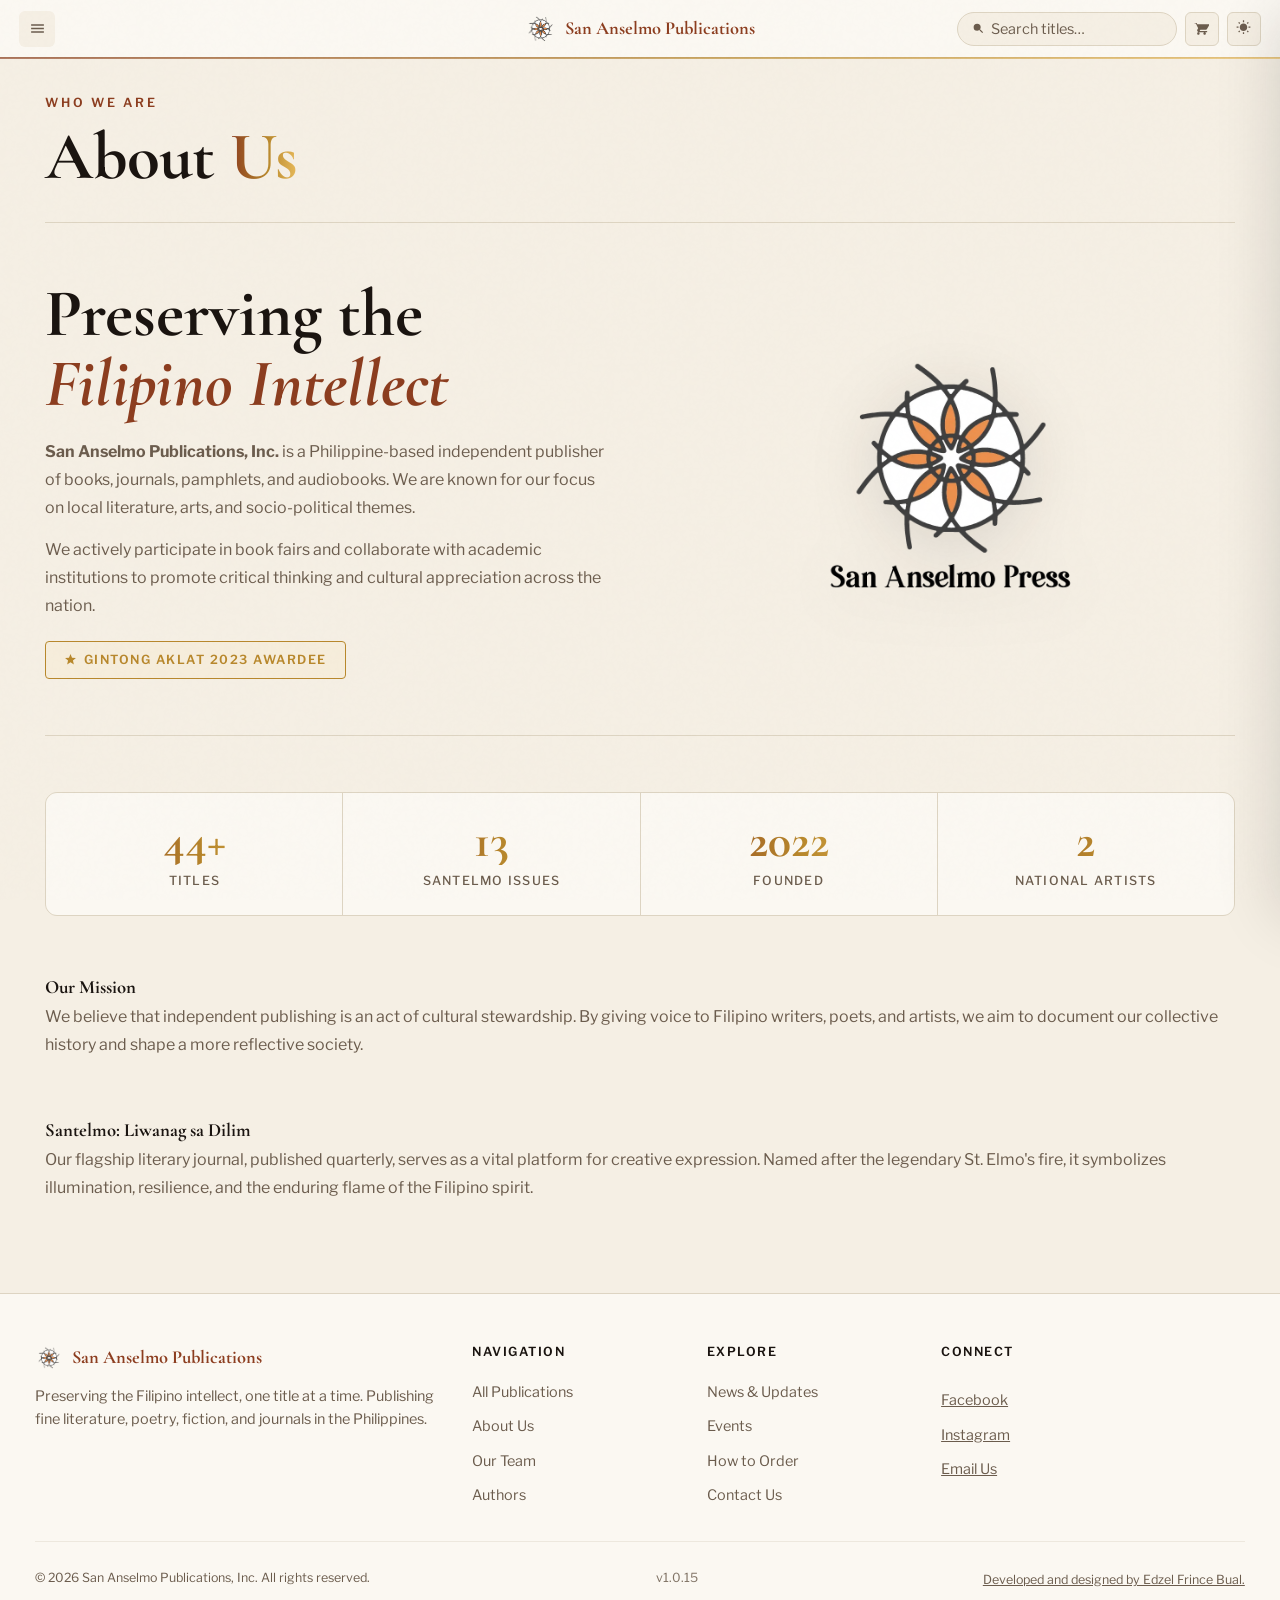
<file: about.html>
<!DOCTYPE html>
<html lang="en">
<head>
  <meta charset="UTF-8">
  <meta name="viewport" content="width=device-width, initial-scale=1.0, maximum-scale=5.0">
  <meta name="description" content="Learn about San Anselmo Publications, Inc. — an independent Filipino publishing house preserving the Filipino intellect through literature.">
  <title>About Us — San Anselmo Publications, Inc.</title>
  <link rel="preconnect" href="https://fonts.googleapis.com">
  <link rel="preconnect" href="https://fonts.gstatic.com" crossorigin>
  <link href="https://fonts.googleapis.com/css2?family=Cormorant+Garamond:ital,wght@0,400;0,500;0,600;0,700;1,400;1,600&family=Libre+Franklin:ital,wght@0,300;0,400;0,500;0,600;1,300;1,400&display=swap" rel="stylesheet">
  <link rel="stylesheet" href="css/styles.css?v=1.0.15">
</head>
<body>
  <div id="navContainer"></div>
  <div class="page-body">
    <main class="main-content" id="mainContent" role="main">
      <section class="content-section active" aria-label="About San Anselmo Publications">
        <div class="section-inner">
          <header class="page-header">
            <div class="page-eyebrow">Who We Are</div>
            <h1 class="page-title">About <span class="accent">Us</span></h1>
          </header>
          <div class="about-masthead">
            <div class="about-masthead-text">
              <h2>Preserving the <em>Filipino Intellect</em></h2>
              <p><strong>San Anselmo Publications, Inc.</strong> is a Philippine-based independent publisher of books, journals, pamphlets, and audiobooks. We are known for our focus on local literature, arts, and socio-political themes.</p>
              <p>We actively participate in book fairs and collaborate with academic institutions to promote critical thinking and cultural appreciation across the nation.</p>
              <div class="about-award">
                <svg width="13" height="13" viewBox="0 0 24 24" fill="currentColor"><path d="M12 17.27L18.18 21l-1.64-7.03L22 9.24l-7.19-.61L12 2 9.19 8.63 2 9.24l5.46 4.73L5.82 21z"/></svg>
                Gintong Aklat 2023 Awardee
              </div>
            </div>
            <div class="about-masthead-logo">
              <img src="images/San Anselmo Press logo.webp" class="about-logo-img" alt="San Anselmo Publications Logo" loading="lazy" decoding="async" onerror="this.style.display='none';this.nextElementSibling.style.display='flex'">
              <div class="logo-fallback-lg" style="display:none" aria-hidden="true">S</div>
            </div>
          </div>
          <div class="stats-row">
            <div class="stat-item"><div class="stat-num">44+</div><div class="stat-lbl">Titles</div></div>
            <div class="stat-item"><div class="stat-num">13</div><div class="stat-lbl">Santelmo Issues</div></div>
            <div class="stat-item"><div class="stat-num">2022</div><div class="stat-lbl">Founded</div></div>
            <div class="stat-item"><div class="stat-num">2</div><div class="stat-lbl">National Artists</div></div>
          </div>
          <div class="about-section">
            <h3>Our Mission</h3>
            <p>We believe that independent publishing is an act of cultural stewardship. By giving voice to Filipino writers, poets, and artists, we aim to document our collective history and shape a more reflective society.</p>
          </div>
          <div class="about-section">
            <h3>Santelmo: Liwanag sa Dilim</h3>
            <p>Our flagship literary journal, published quarterly, serves as a vital platform for creative expression. Named after the legendary St. Elmo's fire, it symbolizes illumination, resilience, and the enduring flame of the Filipino spirit.</p>
          </div>
        </div>
      </section>
    </main>
  </div>
  <div id="backToTopContainer"></div>
  <script src="data/fallback-data.js?v=1.0.15"></script>
  <script src="js/components.js?v=1.0.15"></script>
  <script>
    document.addEventListener('DOMContentLoaded', () => {
      injectNav('about');
      injectBackToTop();
      initTheme();
      initBurgerMenu();
      initScrollHandlers();
    });
  </script>
</body>
</html>
</file>
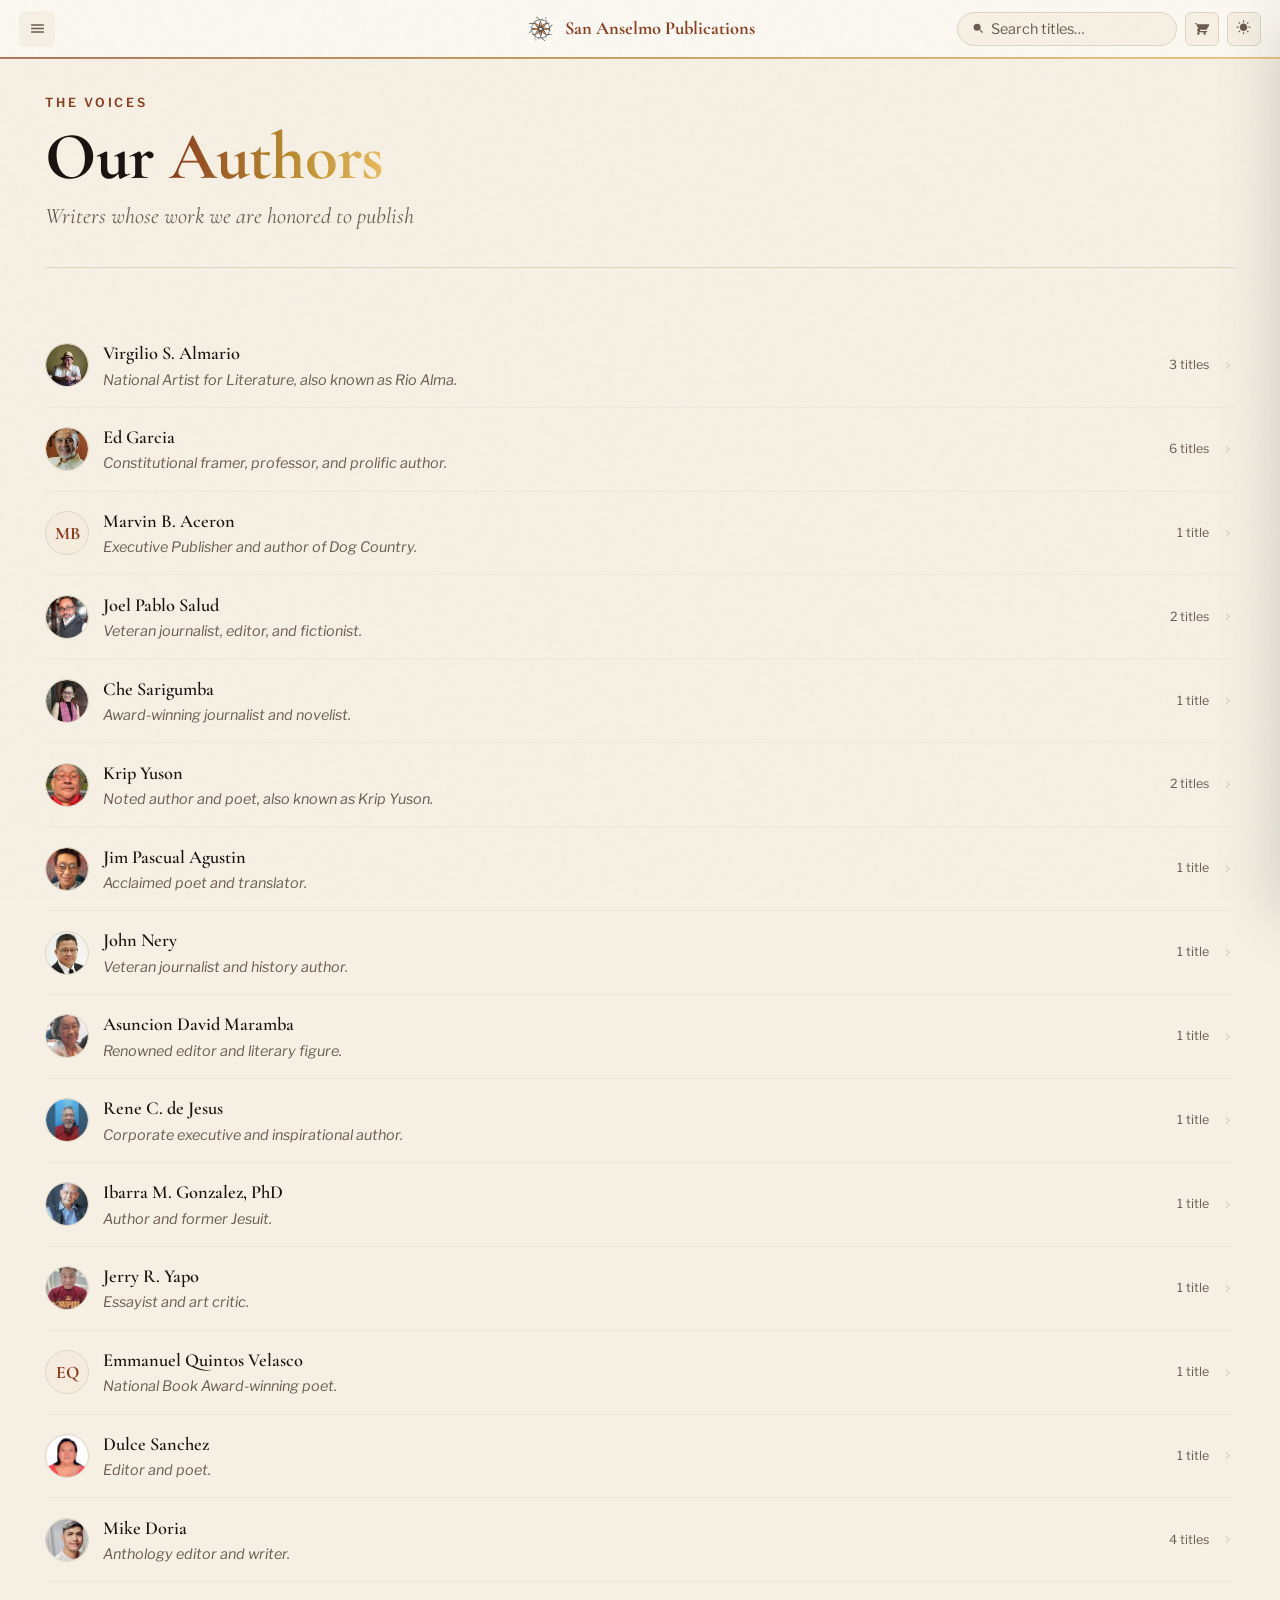
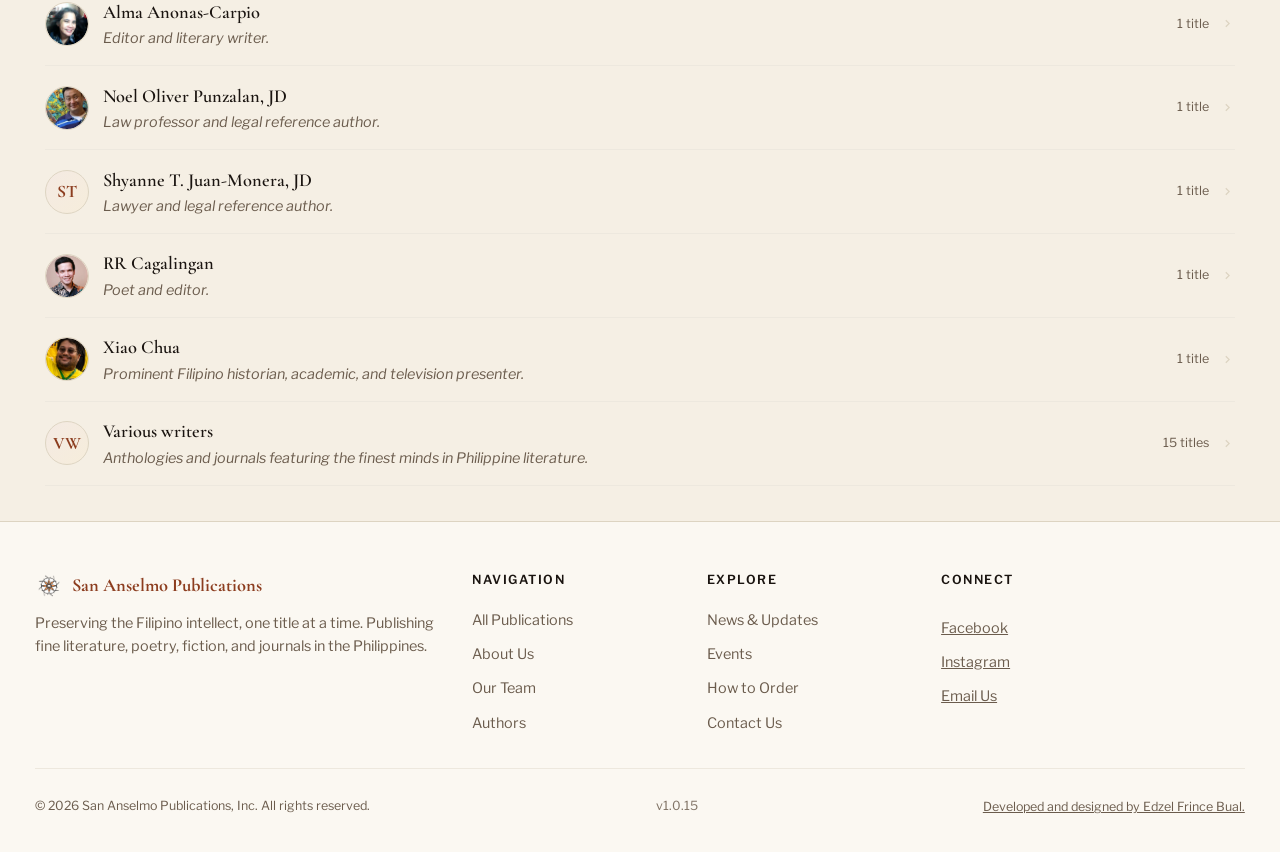
<file: authors.html>
<!DOCTYPE html>
<html lang="en">
<head>
  <meta charset="UTF-8">
  <meta name="viewport" content="width=device-width, initial-scale=1.0, maximum-scale=5.0">
  <meta name="description" content="Meet the writers whose work San Anselmo Publications is honored to publish.">
  <title>Authors — San Anselmo Publications, Inc.</title>
  <link rel="preconnect" href="https://fonts.googleapis.com">
  <link rel="preconnect" href="https://fonts.gstatic.com" crossorigin>
  <link href="https://fonts.googleapis.com/css2?family=Cormorant+Garamond:ital,wght@0,400;0,500;0,600;0,700;1,400;1,600&family=Libre+Franklin:ital,wght@0,300;0,400;0,500;0,600;1,300;1,400&display=swap" rel="stylesheet">
  <link rel="stylesheet" href="css/styles.css?v=1.0.15">
</head>
<body>
  <div id="navContainer"></div>
  <div class="page-body">
    <main class="main-content" id="mainContent" role="main">
      <section class="content-section active" aria-label="Authors">
        <div class="section-inner">
          <header class="page-header">
            <div class="page-eyebrow">The Voices</div>
            <h1 class="page-title">Our <span class="accent">Authors</span></h1>
            <p class="page-subtitle">Writers whose work we are honored to publish</p>
          </header>
          <div class="author-grid" id="authorGrid" role="list"></div>
        </div>
      </section>
    </main>
  </div>

  <!-- Author Modal -->
  <div class="modal-overlay" id="authorModal" role="dialog" aria-modal="true" aria-labelledby="amName">
    <article class="modal-card">
      <div class="modal-close"><button class="modal-close-btn" onclick="closeModal('authorModal')" aria-label="Close">×</button></div>
      <div class="modal-body">
        <div class="am-header">
          <div class="am-avatar" id="amAvatar" aria-hidden="true"></div>
          <div><div class="am-name" id="amName"></div><div class="am-bio" id="amBio"></div></div>
        </div>
        <div class="det-meta-label" style="margin-bottom:.7rem;letter-spacing:.12em">Publications</div>
        <div class="am-books" id="amBooks" role="list"></div>
      </div>
    </article>
  </div>

  <div id="backToTopContainer"></div>
  <script src="data/fallback-data.js?v=1.0.15"></script>
  <script src="js/sheets-cms.js?v=1.0.15"></script>
  <script src="js/components.js?v=1.0.15"></script>
  <script src="js/authors.js?v=1.0.15"></script>
</body>
</html>
</file>
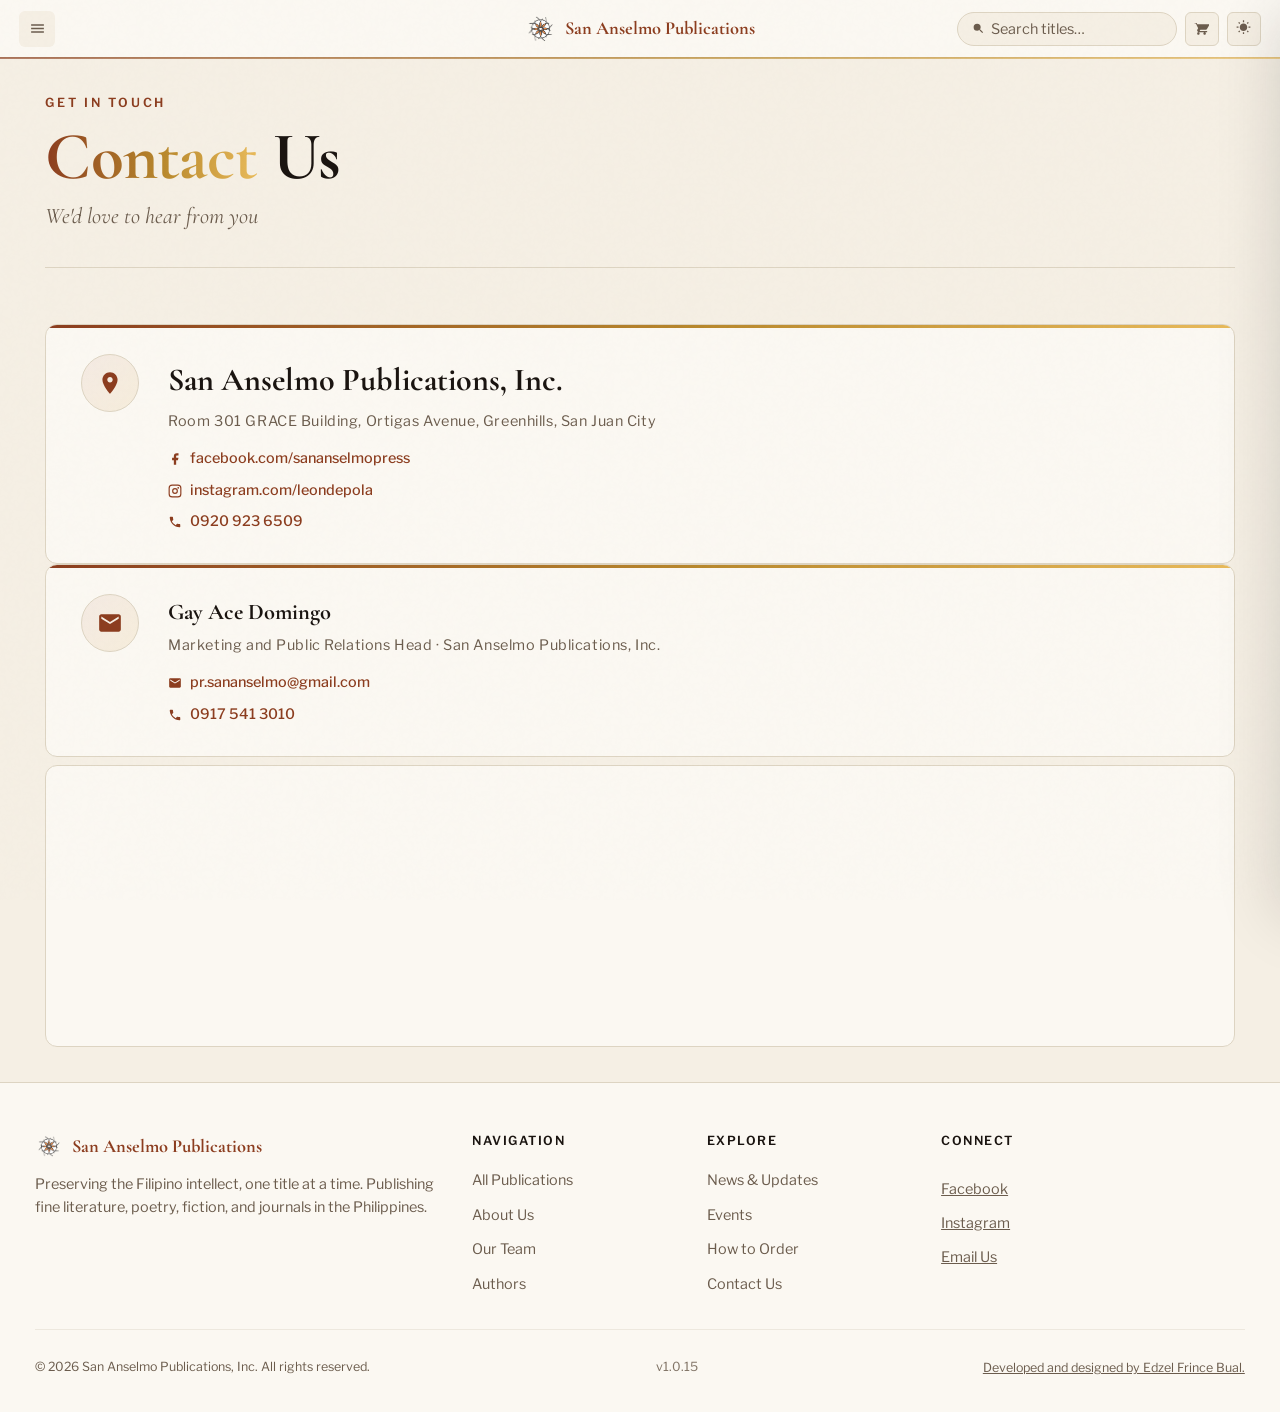
<file: contact.html>
<!DOCTYPE html>
<html lang="en">
<head>
  <meta charset="UTF-8">
  <meta name="viewport" content="width=device-width, initial-scale=1.0, maximum-scale=5.0">
  <meta name="description" content="Get in touch with San Anselmo Publications, Inc. Office address, social media, phone, and map.">
  <title>Contact Us — San Anselmo Publications, Inc.</title>
  <link rel="preconnect" href="https://fonts.googleapis.com">
  <link rel="preconnect" href="https://fonts.gstatic.com" crossorigin>
  <link href="https://fonts.googleapis.com/css2?family=Cormorant+Garamond:ital,wght@0,400;0,500;0,600;0,700;1,400;1,600&family=Libre+Franklin:ital,wght@0,300;0,400;0,500;0,600;1,300;1,400&display=swap" rel="stylesheet">
  <link rel="stylesheet" href="css/styles.css?v=1.0.15">
</head>
<body>
  <div id="navContainer"></div>
  <div class="page-body">
    <main class="main-content" id="mainContent" role="main">
      <section class="content-section active" aria-label="Contact Information">
        <div class="section-inner">
          <header class="page-header">
            <div class="page-eyebrow">Get in Touch</div>
            <h1 class="page-title"><span class="accent">Contact</span> Us</h1>
            <p class="page-subtitle">We'd love to hear from you</p>
          </header>
          <div class="contacts-full">
            <div class="contacts-main">
              <div class="contact-card">
                <div class="contact-icon-wrap" aria-hidden="true">
                  <svg viewBox="0 0 24 24"><path d="M12 2C8.13 2 5 5.13 5 9c0 5.25 7 13 7 13s7-7.75 7-13c0-3.87-3.13-7-7-7zm0 9.5c-1.38 0-2.5-1.12-2.5-2.5s1.12-2.5 2.5-2.5 2.5 1.12 2.5 2.5-1.12 2.5-2.5 2.5z"/></svg>
                </div>
                <div>
                  <div class="contact-name">San Anselmo Publications, Inc.</div>
                  <div class="contact-role">Room 301 GRACE Building, Ortigas Avenue, Greenhills, San Juan City</div>
                  <div class="contact-links">
                    <a href="https://www.facebook.com/sananselmopress" target="_blank" rel="noopener" class="contact-link">
                      <svg viewBox="0 0 24 24"><path d="M18 2h-3a5 5 0 00-5 5v3H7v4h3v8h4v-8h3l1-4h-4V7a1 1 0 011-1h3z"/></svg>
                      facebook.com/sananselmopress
                    </a>
                    <a href="https://www.instagram.com/leondepola/" target="_blank" rel="noopener" class="contact-link">
                      <svg viewBox="0 0 24 24"><rect x="2" y="2" width="20" height="20" rx="5" ry="5" fill="none" stroke="currentColor" stroke-width="2"/><circle cx="12" cy="12" r="4" fill="none" stroke="currentColor" stroke-width="2"/><circle cx="17.5" cy="6.5" r="1.5"/></svg>
                      instagram.com/leondepola
                    </a>
                    <a href="tel:+639209236509" class="contact-link">
                      <svg viewBox="0 0 24 24"><path d="M6.62 10.79c1.44 2.83 3.76 5.14 6.59 6.59l2.2-2.2c.27-.27.67-.36 1.02-.24 1.12.37 2.33.57 3.57.57.55 0 1 .45 1 1V20c0 .55-.45 1-1 1-9.39 0-17-7.61-17-17 0-.55.45-1 1-1h3.5c.55 0 1 .45 1 1 0 1.25.2 2.45.57 3.57.11.35.03.74-.25 1.02l-2.2 2.2z"/></svg>
                      0920 923 6509
                    </a>
                  </div>
                </div>
              </div>
              <div class="contact-card">
                <div class="contact-icon-wrap" aria-hidden="true">
                  <svg viewBox="0 0 24 24"><path d="M20 4H4c-1.1 0-2 .9-2 2v12c0 1.1.9 2 2 2h16c1.1 0 2-.9 2-2V6c0-1.1-.9-2-2-2zm0 4l-8 5-8-5V6l8 5 8-5v2z"/></svg>
                </div>
                <div>
                  <div class="contact-name" style="font-size:var(--fs-lg)">Gay Ace Domingo</div>
                  <div class="contact-role">Marketing and Public Relations Head · San Anselmo Publications, Inc.</div>
                  <div class="contact-links">
                    <a href="mailto:pr.sananselmo@gmail.com" class="contact-link"><svg viewBox="0 0 24 24"><path d="M20 4H4c-1.1 0-2 .9-2 2v12c0 1.1.9 2 2 2h16c1.1 0 2-.9 2-2V6c0-1.1-.9-2-2-2zm0 4l-8 5-8-5V6l8 5 8-5v2z"/></svg>pr.sananselmo@gmail.com</a>
                    <a href="tel:+639175413010" class="contact-link">
                      <svg viewBox="0 0 24 24"><path d="M6.62 10.79c1.44 2.83 3.76 5.14 6.59 6.59l2.2-2.2c.27-.27.67-.36 1.02-.24 1.12.37 2.33.57 3.57.57.55 0 1 .45 1 1V20c0 .55-.45 1-1 1-9.39 0-17-7.61-17-17 0-.55.45-1 1-1h3.5c.55 0 1 .45 1 1 0 1.25.2 2.45.57 3.57.11.35.03.74-.25 1.02l-2.2 2.2z"/></svg>
                      0917 541 3010
                    </a>
                  </div>
                </div>
              </div>
              <div class="contacts-map-wrap">
                <!-- Map iframe lazy-loaded via IntersectionObserver -->
                <iframe data-src="https://www.google.com/maps/embed?pb=!1m18!1m12!1m3!1d3861.092!2d121.0489!3d14.5986!2m3!1f0!2f0!3f0!3m2!1i1024!2i768!4f13.1!3m3!1m2!1s0x3397c91e37cb6ea3%3A0x14e74b86c2e9d6f8!2sGrace%20Building%2C%20Ortigas%20Ave%2C%20San%20Juan%2C%20Metro%20Manila!5e0!3m2!1sen!2sph!4v1708000000000!5m2!1sen!2sph" height="280" allowfullscreen="" title="San Anselmo office location"></iframe>
              </div>
            </div>
          </div>
        </div>
      </section>
    </main>
  </div>
  <div id="backToTopContainer"></div>
  <script src="data/fallback-data.js?v=1.0.15"></script>
  <script src="js/components.js?v=1.0.15"></script>
  <script>
    'use strict';
    document.addEventListener('DOMContentLoaded', () => {
      injectNav('contact');
      injectBackToTop();
      initTheme();
      initBurgerMenu();
      initScrollHandlers();

      // IntersectionObserver for Google Maps iframe
      const mapFrame = document.querySelector('.contacts-map-wrap iframe[data-src]');
      if (mapFrame) {
        if ('IntersectionObserver' in window) {
          const obs = new IntersectionObserver(entries => {
            entries.forEach(entry => {
              if (entry.isIntersecting) {
                mapFrame.src = mapFrame.dataset.src;
                obs.disconnect();
              }
            });
          }, { rootMargin: '200px' });
          obs.observe(mapFrame);
        } else {
          mapFrame.src = mapFrame.dataset.src;
        }
      }
    });
  </script>
</body>
</html>
</file>
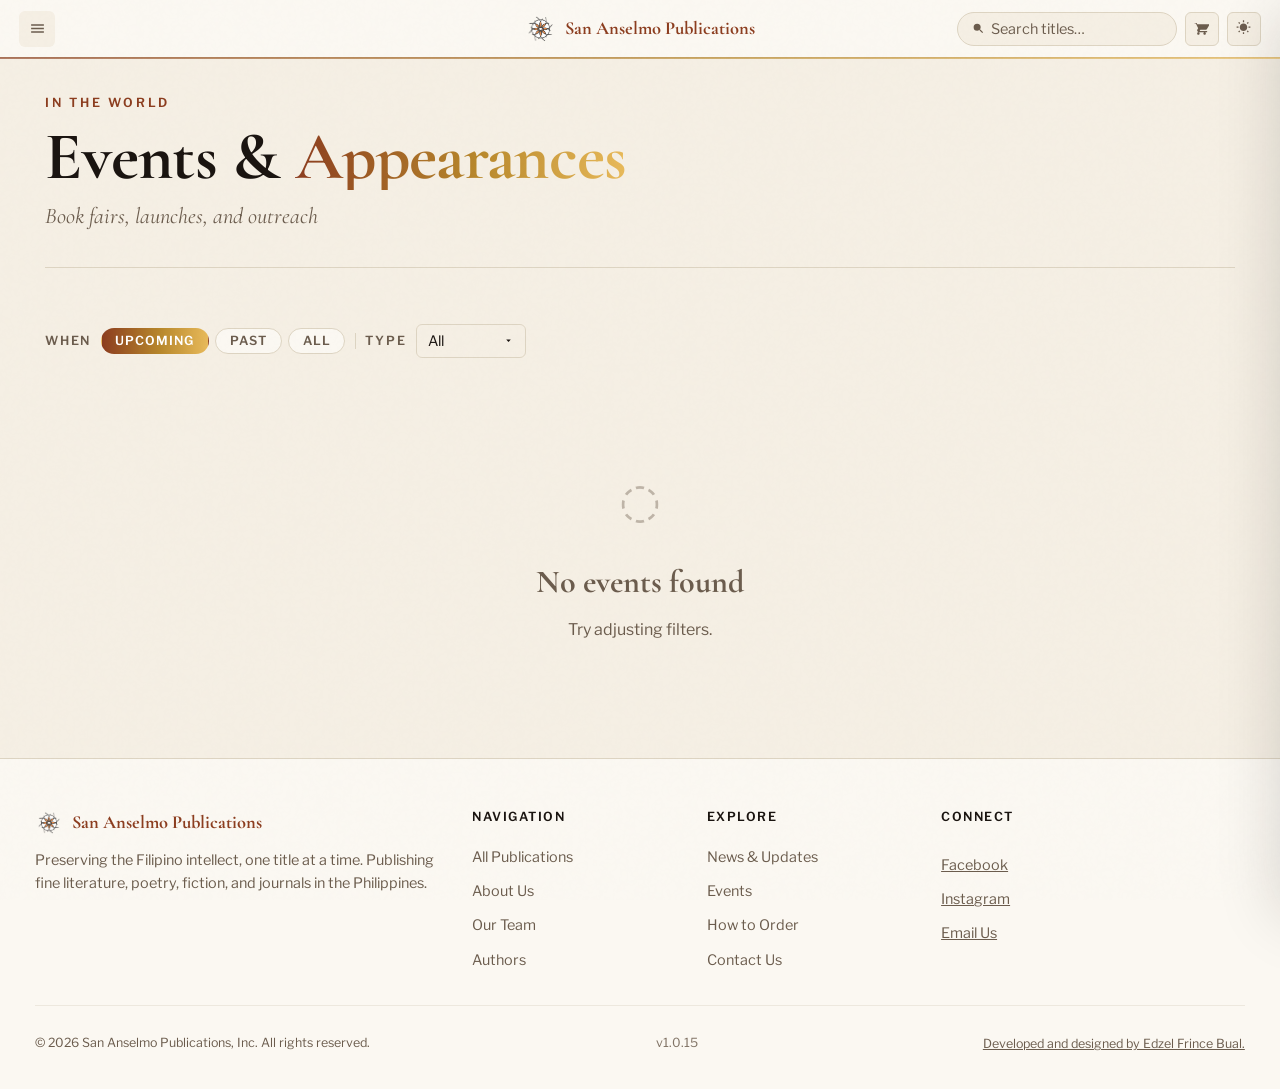
<file: events.html>
<!DOCTYPE html>
<html lang="en">
<head>
  <meta charset="UTF-8">
  <meta name="viewport" content="width=device-width, initial-scale=1.0, maximum-scale=5.0">
  <meta name="description" content="Upcoming and past events from San Anselmo Publications — book fairs, launches, signings, and outreach.">
  <title>Events — San Anselmo Publications, Inc.</title>
  <link rel="preconnect" href="https://fonts.googleapis.com">
  <link rel="preconnect" href="https://fonts.gstatic.com" crossorigin>
  <link href="https://fonts.googleapis.com/css2?family=Cormorant+Garamond:ital,wght@0,400;0,500;0,600;0,700;1,400;1,600&family=Libre+Franklin:ital,wght@0,300;0,400;0,500;0,600;1,300;1,400&display=swap" rel="stylesheet">
  <link rel="stylesheet" href="css/styles.css?v=1.0.15">
</head>
<body>
  <div id="navContainer"></div>
  <div class="page-body">
    <main class="main-content" id="mainContent" role="main">
      <section class="content-section active" aria-label="Events and Appearances">
        <div class="section-inner">
          <header class="page-header">
            <div class="page-eyebrow">In the World</div>
            <h1 class="page-title">Events &amp; <span class="accent">Appearances</span></h1>
            <p class="page-subtitle">Book fairs, launches, and outreach</p>
          </header>
          <div class="events-filter-row" role="group" aria-label="Event filters">
            <span class="events-filter-lbl">When</span>
            <button class="evt-filter-btn active" id="efUpcoming" onclick="setEventFilter('time','upcoming')">Upcoming</button>
            <button class="evt-filter-btn" id="efPast" onclick="setEventFilter('time','past')">Past</button>
            <button class="evt-filter-btn" id="efAll" onclick="setEventFilter('time','all')">All</button>
            <div class="events-divider" aria-hidden="true"></div>
            <span class="events-filter-lbl">Type</span>
            <div class="cs-wrap evt-type-wrap">
              <button class="cs-btn" id="evtTypeBtn" onclick="toggleEvtTypeOpts()" aria-expanded="false">
                <span id="evtTypeLabel">All</span>
                <svg width="11" height="11" viewBox="0 0 24 24" fill="currentColor"><path d="M7 10l5 5 5-5z"/></svg>
              </button>
              <div class="cs-opts" id="evtTypeOpts" role="listbox"></div>
            </div>
          </div>
          <div class="events-list" id="eventsList" role="list"></div>
        </div>
      </section>
    </main>
  </div>
  <div id="backToTopContainer"></div>
  <script src="data/fallback-data.js?v=1.0.15"></script>
  <script src="js/sheets-cms.js?v=1.0.15"></script>
  <script src="js/components.js?v=1.0.15"></script>
  <script src="js/events.js?v=1.0.15"></script>
</body>
</html>
</file>
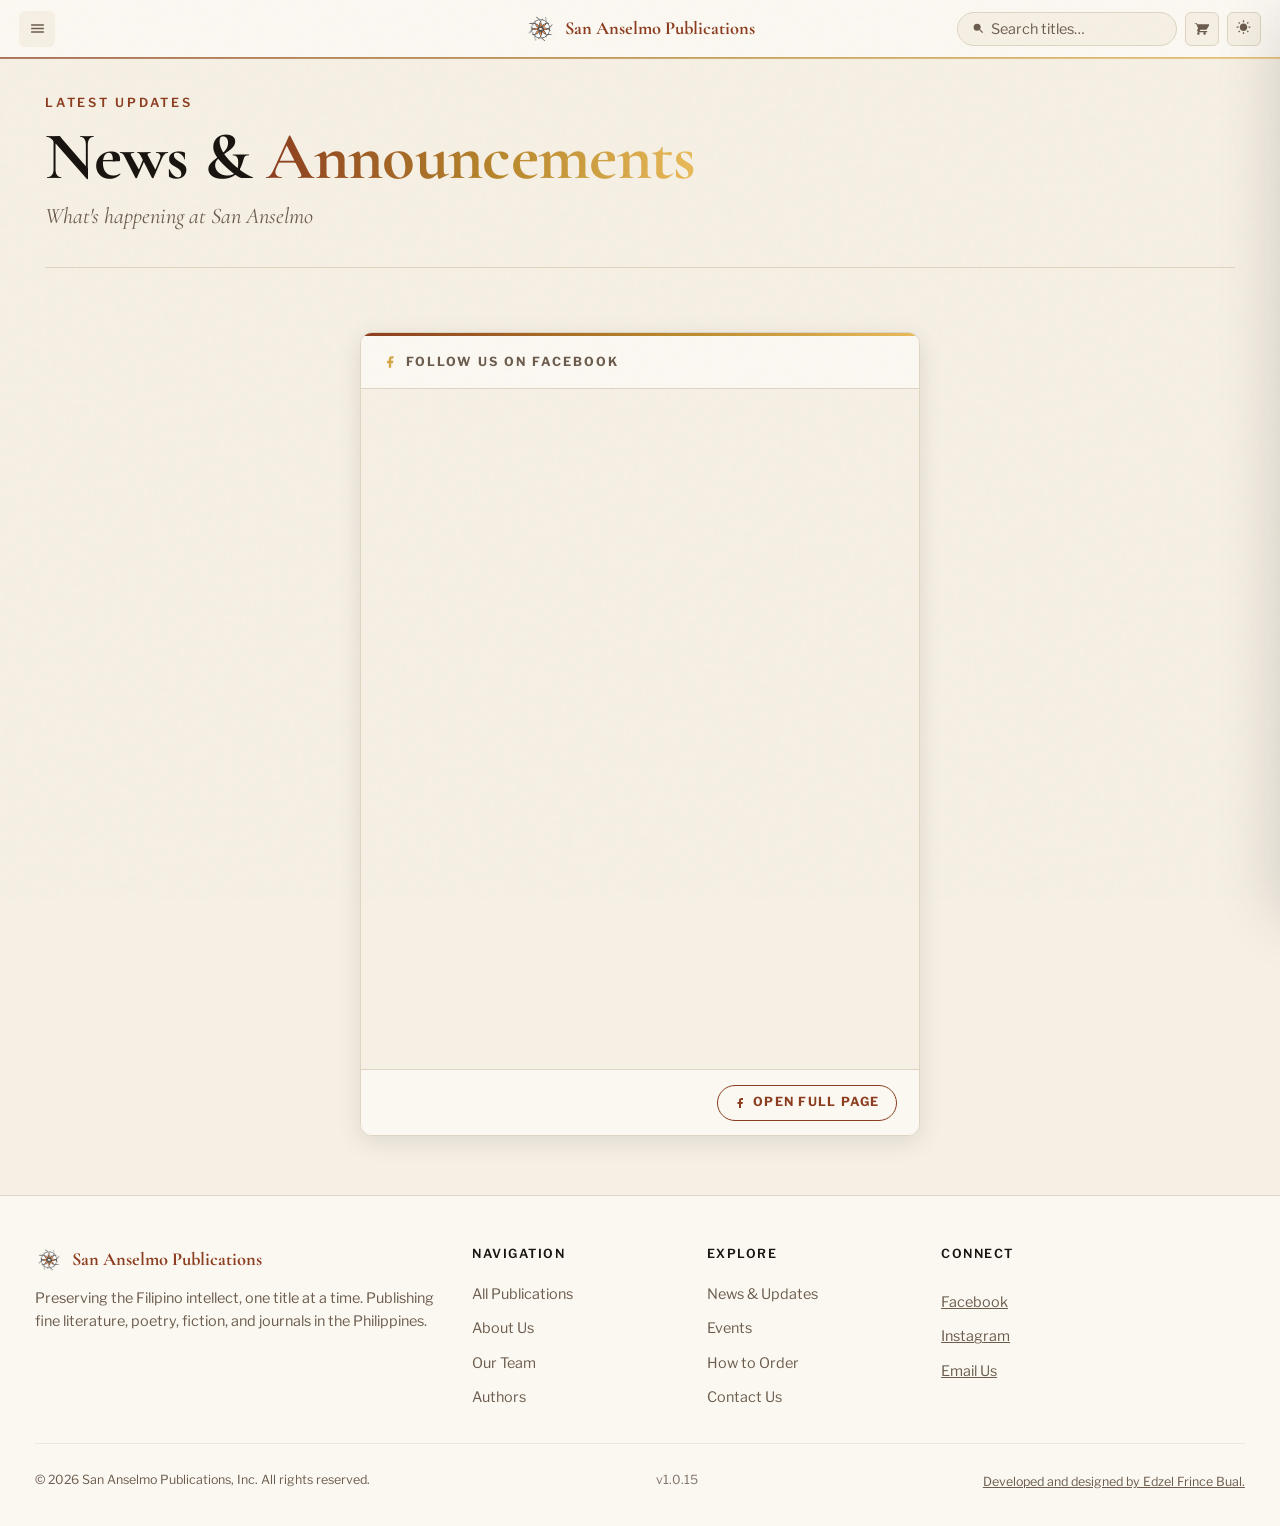
<file: news.html>
<!DOCTYPE html>
<html lang="en">
<head>
  <meta charset="UTF-8">
  <meta name="viewport" content="width=device-width, initial-scale=1.0, maximum-scale=5.0">
  <meta name="description" content="Latest news and announcements from San Anselmo Publications, Inc. Follow us on Facebook.">
  <title>News — San Anselmo Publications, Inc.</title>
  <link rel="preconnect" href="https://fonts.googleapis.com">
  <link rel="preconnect" href="https://fonts.gstatic.com" crossorigin>
  <link href="https://fonts.googleapis.com/css2?family=Cormorant+Garamond:ital,wght@0,400;0,500;0,600;0,700;1,400;1,600&family=Libre+Franklin:ital,wght@0,300;0,400;0,500;0,600;1,300;1,400&display=swap" rel="stylesheet">
  <link rel="stylesheet" href="css/styles.css?v=1.0.15">
</head>
<body>
  <div id="navContainer"></div>
  <div class="page-body">
    <main class="main-content" id="mainContent" role="main">
      <section class="content-section active" aria-label="News and Announcements">
        <div class="section-inner">
          <header class="page-header">
            <div class="page-eyebrow">Latest Updates</div>
            <h1 class="page-title">News &amp; <span class="accent">Announcements</span></h1>
            <p class="page-subtitle">What's happening at San Anselmo</p>
          </header>
          <div class="news-fb-hero">
            <div class="news-fb-hero-card" style="max-width:560px">
              <div class="news-fb-hero-label">
                <svg viewBox="0 0 24 24"><path d="M18 2h-3a5 5 0 00-5 5v3H7v4h3v8h4v-8h3l1-4h-4V7a1 1 0 011-1h3z"/></svg>
                Follow us on Facebook
              </div>
              <div class="news-fb-hero-frame">
                <!-- Facebook iframe: uses data-src + IntersectionObserver for zero initial load cost -->
                <iframe
                  id="fbEmbed"
                  data-src="https://www.facebook.com/plugins/page.php?href=https%3A%2F%2Fwww.facebook.com%2Fsananselmopress&tabs=timeline&width=500&height=680&small_header=false&adapt_container_width=true&hide_cover=false&show_facepile=true"
                  width="500" height="680"
                  style="border:none;overflow:hidden;display:block;width:100%;max-width:100%"
                  scrolling="no" frameborder="0"
                  allowfullscreen="true"
                  allow="autoplay; clipboard-write; encrypted-media; picture-in-picture; web-share"
                  title="San Anselmo Facebook Page"
                  loading="lazy">
                </iframe>
              </div>
              <div class="news-fb-hero-footer">
                <a href="https://www.facebook.com/sananselmopress" target="_blank" rel="noopener" class="news-fb-hero-cta">
                  <svg viewBox="0 0 24 24"><path d="M18 2h-3a5 5 0 00-5 5v3H7v4h3v8h4v-8h3l1-4h-4V7a1 1 0 011-1h3z"/></svg>
                  Open Full Page
                </a>
              </div>
            </div>
          </div>
        </div>
      </section>
    </main>
  </div>
  <div id="backToTopContainer"></div>
  <script src="data/fallback-data.js?v=1.0.15"></script>
  <script src="js/components.js?v=1.0.15"></script>
  <script>
    'use strict';
    document.addEventListener('DOMContentLoaded', () => {
      injectNav('news');
      injectBackToTop();
      initTheme();
      initBurgerMenu();
      initScrollHandlers();

      /* ── IntersectionObserver for Facebook iframe ──
         The iframe MUST NOT load, fetch data, or execute scripts
         until the user scrolls it into the viewport.
         Protects Core Web Vitals and guarantees instant page load. */
      const fbFrame = document.getElementById('fbEmbed');
      if (fbFrame && fbFrame.dataset.src) {
        if ('IntersectionObserver' in window) {
          const observer = new IntersectionObserver((entries) => {
            entries.forEach(entry => {
              if (entry.isIntersecting) {
                fbFrame.src = fbFrame.dataset.src;
                observer.disconnect();
              }
            });
          }, { rootMargin: '200px' });
          observer.observe(fbFrame);
        } else {
          fbFrame.src = fbFrame.dataset.src;
        }
      }
    });
  </script>
</body>
</html>
</file>
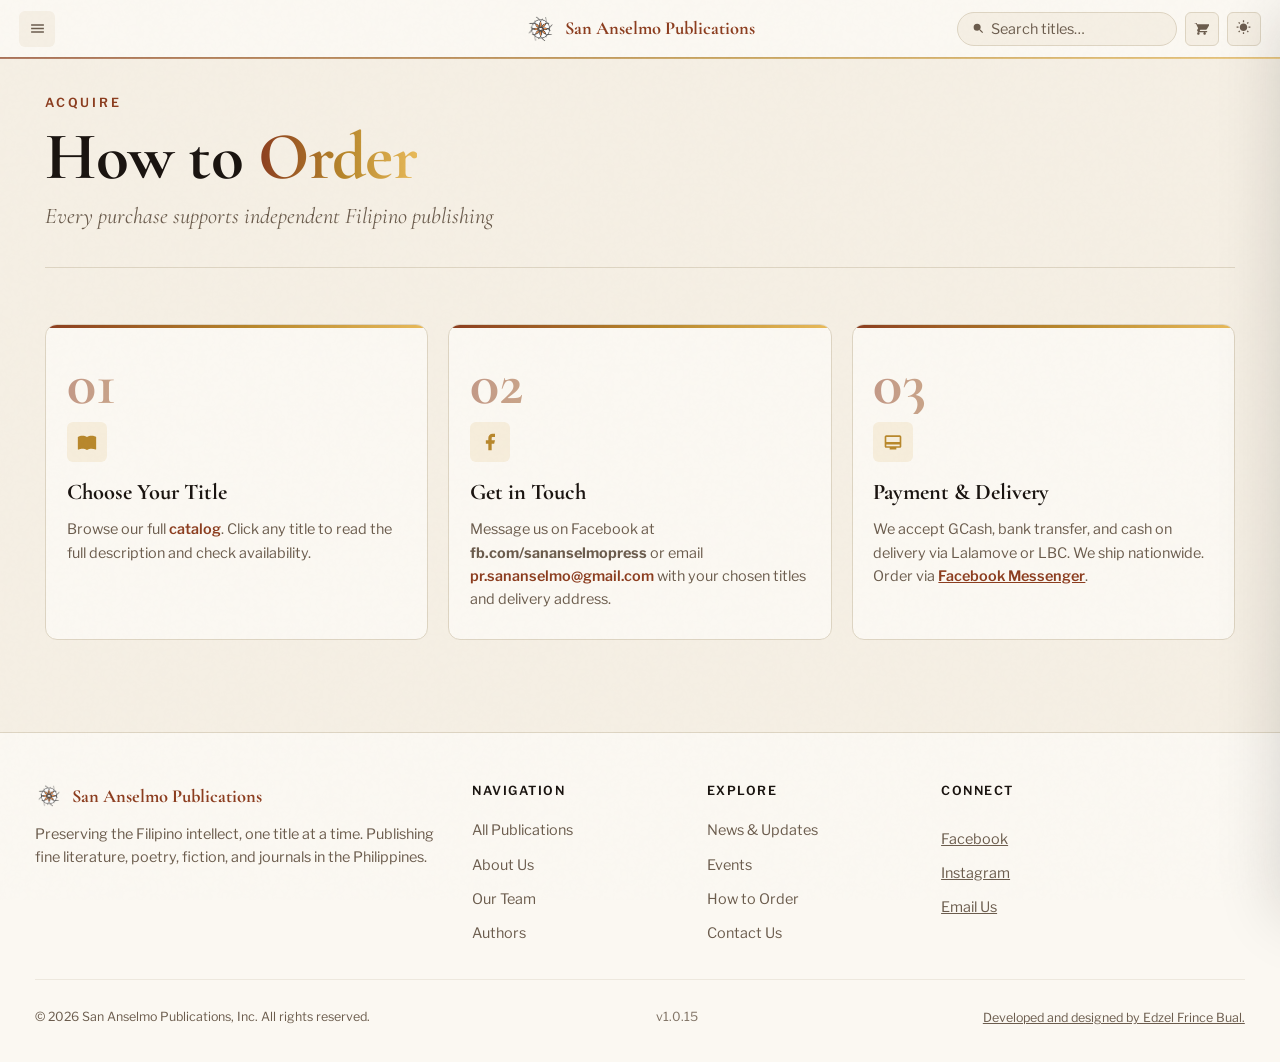
<file: order.html>
<!DOCTYPE html>
<html lang="en">
<head>
  <meta charset="UTF-8">
  <meta name="viewport" content="width=device-width, initial-scale=1.0, maximum-scale=5.0">
  <meta name="description" content="How to order books from San Anselmo Publications. GCash, bank transfer, and cash on delivery. Nationwide delivery.">
  <title>How to Order — San Anselmo Publications, Inc.</title>
  <link rel="preconnect" href="https://fonts.googleapis.com">
  <link rel="preconnect" href="https://fonts.gstatic.com" crossorigin>
  <link href="https://fonts.googleapis.com/css2?family=Cormorant+Garamond:ital,wght@0,400;0,500;0,600;0,700;1,400;1,600&family=Libre+Franklin:ital,wght@0,300;0,400;0,500;0,600;1,300;1,400&display=swap" rel="stylesheet">
  <link rel="stylesheet" href="css/styles.css?v=1.0.15">
</head>
<body>
  <div id="navContainer"></div>
  <div class="page-body">
    <main class="main-content" id="mainContent" role="main">
      <section class="content-section active" aria-label="How to Order">
        <div class="section-inner">
          <header class="page-header">
            <div class="page-eyebrow">Acquire</div>
            <h1 class="page-title">How to <span class="accent">Order</span></h1>
            <p class="page-subtitle">Every purchase supports independent Filipino publishing</p>
          </header>
          <div class="order-steps" role="list">
            <div class="order-step" role="listitem">
              <div class="step-num">01</div>
              <div class="step-icon-wrap"><svg viewBox="0 0 24 24"><path d="M21 5c-1.11-.35-2.33-.5-3.5-.5-1.95 0-4.05.4-5.5 1.5-1.45-1.1-3.55-1.5-5.5-1.5S2.45 4.9 1 6v14.65c0 .25.25.5.5.5.1 0 .15-.05.25-.05C3.1 20.45 5.05 20 6.5 20c1.95 0 4.05.4 5.5 1.5 1.35-.85 3.8-1.5 5.5-1.5 1.65 0 3.35.3 4.75 1.05.1.05.15.05.25.05.25 0 .5-.25.5-.5V6c-.6-.45-1.25-.75-2-1z"/></svg></div>
              <h3 class="step-title">Choose Your Title</h3>
              <p class="step-desc">Browse our full <a href="index.html" style="color:var(--terra);font-weight:600">catalog</a>. Click any title to read the full description and check availability.</p>
            </div>
            <div class="order-step" role="listitem">
              <div class="step-num">02</div>
              <div class="step-icon-wrap"><svg viewBox="0 0 24 24"><path d="M18 2h-3a5 5 0 00-5 5v3H7v4h3v8h4v-8h3l1-4h-4V7a1 1 0 011-1h3z"/></svg></div>
              <h3 class="step-title">Get in Touch</h3>
              <p class="step-desc">Message us on Facebook at <strong>fb.com/sananselmopress</strong> or email <a href="mailto:pr.sananselmo@gmail.com" style="color:var(--terra);font-weight:600">pr.sananselmo@gmail.com</a> with your chosen titles and delivery address.</p>
            </div>
            <div class="order-step" role="listitem">
              <div class="step-num">03</div>
              <div class="step-icon-wrap"><svg viewBox="0 0 24 24"><path d="M20 4H4c-1.11 0-2 .89-2 2v11c0 1.11.89 2 2 2h4v2h8v-2h4c1.11 0 1.99-.89 1.99-2L22 6c0-1.11-.89-2-2-2zm0 13H4v-2h16v2zm0-5H4V6h16v6z"/></svg></div>
              <h3 class="step-title">Payment &amp; Delivery</h3>
              <p class="step-desc">We accept GCash, bank transfer, and cash on delivery via Lalamove or LBC. We ship nationwide. Order via <a href="https://www.facebook.com/sananselmopress" target="_blank" rel="noopener" style="color:var(--terra);font-weight:600;text-decoration:underline">Facebook Messenger</a>.</p>
            </div>
          </div>
        </div>
      </section>
    </main>
  </div>
  <div id="backToTopContainer"></div>
  <script src="data/fallback-data.js?v=1.0.15"></script>
  <script src="js/components.js?v=1.0.15"></script>
  <script>
    document.addEventListener('DOMContentLoaded', () => {
      injectNav('order');
      injectBackToTop();
      initTheme();
      initBurgerMenu();
      initScrollHandlers();
    });
  </script>
</body>
</html>
</file>
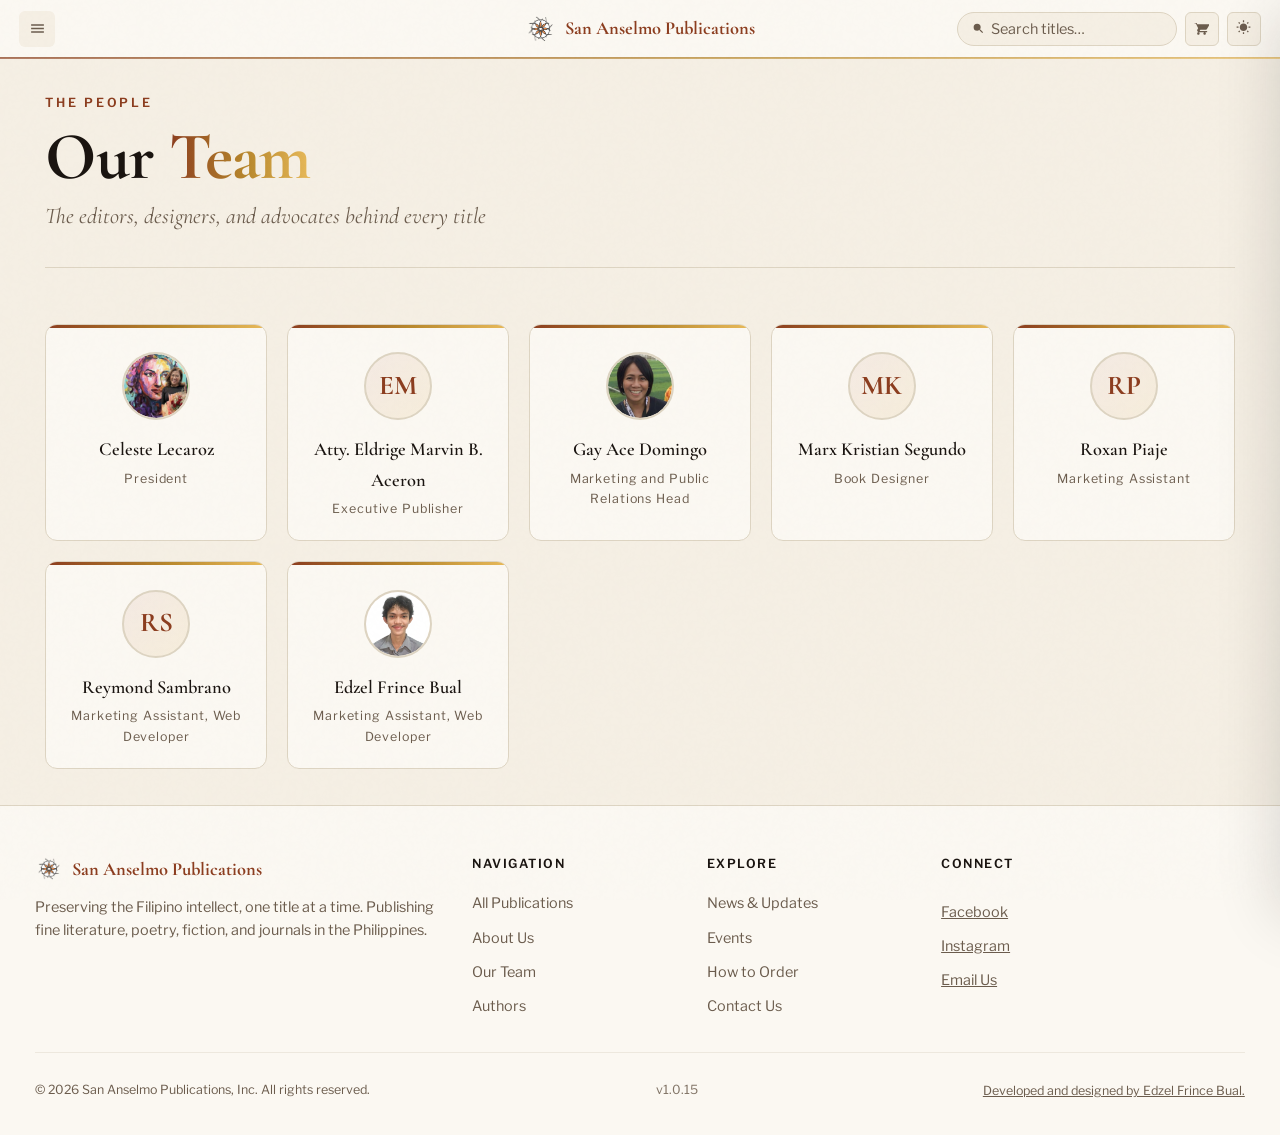
<file: team.html>
<!DOCTYPE html>
<html lang="en">
<head>
  <meta charset="UTF-8">
  <meta name="viewport" content="width=device-width, initial-scale=1.0, maximum-scale=5.0">
  <meta name="description" content="Meet the editors, designers, and advocates behind San Anselmo Publications, Inc.">
  <title>Our Team — San Anselmo Publications, Inc.</title>
  <link rel="preconnect" href="https://fonts.googleapis.com">
  <link rel="preconnect" href="https://fonts.gstatic.com" crossorigin>
  <link href="https://fonts.googleapis.com/css2?family=Cormorant+Garamond:ital,wght@0,400;0,500;0,600;0,700;1,400;1,600&family=Libre+Franklin:ital,wght@0,300;0,400;0,500;0,600;1,300;1,400&display=swap" rel="stylesheet">
  <link rel="stylesheet" href="css/styles.css?v=1.0.15">
</head>
<body>
  <div id="navContainer"></div>
  <div class="page-body">
    <main class="main-content" id="mainContent" role="main">
      <section class="content-section active" aria-label="Our Team">
        <div class="section-inner">
          <header class="page-header">
            <div class="page-eyebrow">The People</div>
            <h1 class="page-title">Our <span class="accent">Team</span></h1>
            <p class="page-subtitle">The editors, designers, and advocates behind every title</p>
          </header>
          <div class="team-grid" id="teamGrid" role="list"></div>
        </div>
      </section>
    </main>
  </div>
  <div id="backToTopContainer"></div>
  <script src="data/fallback-data.js?v=1.0.15"></script>
  <script src="js/sheets-cms.js?v=1.0.15"></script>
  <script src="js/components.js?v=1.0.15"></script>
  <script>
    document.addEventListener('DOMContentLoaded', async () => {
      injectNav('team');
      injectBackToTop();
      initTheme();
      initBurgerMenu();
      initScrollHandlers();

      const teamData = await SheetsCMS.getTeam().catch(() => typeof TEAM !== 'undefined' ? TEAM : []);
      const grid = document.getElementById('teamGrid');
      if (grid) {
        grid.innerHTML = teamData.map(t =>
          `<div class="team-card" role="listitem">
            <div class="team-avatar" aria-hidden="true">${t.img ? `<img src="${t.img}" alt="${t.name}" loading="eager" decoding="async" onerror="this.parentElement.textContent='${initials(t.name)}'">` : initials(t.name)}</div>
            <div class="team-name">${t.name}</div>
            <div class="team-role">${t.role}</div>
          </div>`
        ).join('');
      }
    });
  </script>
</body>
</html>
</file>
<file: css/styles.css>
/* ============================================================  TOKENS  */
    :root {
      --cream:#F5EFE4; --ivory:#FBF8F2; --white:#FEFCF9;
      --ink:#1A1410; --ink-light:#2E2720; --sepia:#6B5C4D;
      --ash:#DDD4C2; --ash-light:#EDE8DE;
      --terra:#8C3D1F; --terra-dim:#A85030; --terra-pale:#F4EAE3;
      --gold:#B8882C; --gold-pale:#F6EDDB;
      --amber:#D4A445; --amber-glow:#E8BA5A;
      --grad-amber: linear-gradient(90deg,#8C3D1F 0%,#B8882C 55%,#E8BA5A 100%);
      --grad-amber-v: linear-gradient(180deg,#8C3D1F 0%,#B8882C 100%);
      --grad-shelf: linear-gradient(180deg,#C49A6C 0%,#B08040 18%,#A07030 35%,#BF9050 50%,#A07030 65%,#906025 82%,#7A4E1E 100%);
      --fs-xs:clamp(.68rem,.64rem + .18vw,.78rem);
      --fs-sm:clamp(.8rem,.76rem + .2vw,.9rem);
      --fs-base:clamp(.9rem,.85rem + .25vw,1rem);
      --fs-md:clamp(1rem,.92rem + .4vw,1.15rem);
      --fs-lg:clamp(1.15rem,1rem + .75vw,1.4rem);
      --fs-xl:clamp(1.4rem,1.1rem + 1.5vw,2rem);
      --fs-2xl:clamp(1.9rem,1.4rem + 2.5vw,3rem);
      --fs-3xl:clamp(2.4rem,1.7rem + 3.5vw,4.2rem);
      --gap-sm:.75rem; --gap-md:1.25rem; --gap-lg:2rem; --gap-xl:3.5rem;
      --sb-w:230px; --sb-w-sm:58px; --topbar-h:58px;
      --radius-sm:6px; --radius-md:12px; --radius-lg:20px;
      --shadow-sm:0 2px 8px rgba(26,20,16,.07);
      --shadow-md:0 6px 24px rgba(26,20,16,.1);
      --shadow-lg:0 16px 60px rgba(26,20,16,.16);
      --shadow-book:-5px 5px 12px rgba(0,0,0,.22),-2px 2px 0 rgba(0,0,0,.1);
      --ease:cubic-bezier(.25,.8,.25,1);
      --spring:cubic-bezier(.34,1.56,.64,1);
    }
    body.dark {
      --cream:#19140F; --ivory:#211B14; --white:#2A2218;
      --ink:#F0E8D8; --ink-light:#DDD3BC; --sepia:#C0A880;
      --ash:#5A4830; --ash-light:#3E3020;
      --terra:#E05525; --terra-dim:#F06830; --terra-pale:#3A1F0E;
      --gold:#E0A830; --gold-pale:#342408;
      --amber:#F0BC45; --amber-glow:#FFD060;
      --grad-amber:linear-gradient(90deg,#E05525 0%,#E0A830 55%,#FFD060 100%);
      --grad-amber-v:linear-gradient(180deg,#E05525 0%,#E0A830 100%);
      --shadow-sm:0 2px 8px rgba(0,0,0,.4);
      --shadow-md:0 6px 24px rgba(0,0,0,.55);
      --shadow-lg:0 16px 60px rgba(0,0,0,.75);
      --shadow-book:-5px 5px 16px rgba(0,0,0,.55),-2px 2px 0 rgba(0,0,0,.3);
    }

    /* ============================================================  RESET  */
    *,*::before,*::after{box-sizing:border-box;margin:0;padding:0;-webkit-tap-highlight-color:transparent}
    html{scroll-behavior:smooth}
    body{
      font-family:'Libre Franklin',system-ui,sans-serif;
      font-size:var(--fs-base);background:var(--cream);color:var(--ink);
      line-height:1.65;min-height:100vh;display:flex;flex-direction:column;
      overflow-x:hidden;
      transition:background .3s var(--ease),color .3s var(--ease);
    }
    body::before{
      content:'';position:fixed;inset:0;pointer-events:none;z-index:9999;opacity:.3;
      background-image:url("data:image/svg+xml,%3Csvg viewBox='0 0 200 200' xmlns='http://www.w3.org/2000/svg'%3E%3Cfilter id='n'%3E%3CfeTurbulence type='fractalNoise' baseFrequency='0.65' numOctaves='3' stitchTiles='stitch'/%3E%3C/filter%3E%3Crect width='100%25' height='100%25' filter='url(%23n)' opacity='0.035'/%3E%3C/svg%3E");
    }
    h1,h2,h3,h4,h5,.serif{font-family:'Cormorant Garamond',Georgia,serif}
    img{display:block;max-width:100%}
    button{font-family:inherit;cursor:pointer;border:none;background:none}
    a{color:inherit;text-decoration:none}
    ::-webkit-scrollbar{width:4px;height:4px}
    ::-webkit-scrollbar-track{background:transparent}
    ::-webkit-scrollbar-thumb{background:var(--ash);border-radius:4px}
    *:focus-visible{outline:2px solid var(--gold);outline-offset:3px;border-radius:3px}
    @keyframes fadeUp{from{opacity:0;transform:translateY(16px)}to{opacity:1;transform:translateY(0)}}
    @keyframes fadeIn{from{opacity:0}to{opacity:1}}

    /* ============================================================  TOPBAR  */
    .topbar{
      position:sticky;top:0;width:100%;height:var(--topbar-h);
      background:var(--ivory);border-bottom:1px solid var(--ash);
      display:flex;align-items:center;padding:0 1.2rem;gap:.8rem;
      z-index:300;flex-shrink:0;
      transition:background .3s;
    }
    .topbar::after{
      content:'';position:absolute;bottom:-2px;left:0;right:0;
      height:2px;background:var(--grad-amber);opacity:.65;pointer-events:none;
    }
    .topbar.scrolled{background:rgba(251,248,242,.92);backdrop-filter:blur(16px)}
    body.dark .topbar.scrolled{background:rgba(33,27,20,.92)}
    .topbar-burger{
      width:36px;height:36px;border-radius:var(--radius-sm);
      border:1px solid var(--ash);background:var(--cream);color:var(--sepia);
      display:none;align-items:center;justify-content:center;flex-shrink:0;
      transition:.18s;
    }
    .topbar-burger:hover{border-color:var(--terra);color:var(--terra);background:var(--terra-pale)}
    .topbar-burger svg{width:17px;height:17px;fill:currentColor}
    .topbar-brand{display:flex;align-items:center;gap:.55rem;flex-shrink:0;cursor:pointer}
    .topbar-logo{width:32px;height:32px;object-fit:contain;border-radius:4px}
    .topbar-center{position:absolute;left:50%;transform:translateX(-50%);display:flex;align-items:center;gap:.55rem;cursor:pointer;text-decoration:none;pointer-events:none}
    .topbar-center>*{pointer-events:auto}
    .topbar-center-name{font-family:'Cormorant Garamond',serif;font-weight:700;font-size:var(--fs-md);color:var(--terra);line-height:1.1;white-space:nowrap}
    .topbar-logo-fallback{
      width:32px;height:32px;background:var(--terra-pale);border:1px solid var(--ash);
      border-radius:4px;display:none;align-items:center;justify-content:center;
      font-family:'Cormorant Garamond',serif;font-weight:700;font-size:1rem;color:var(--terra);
    }
    .topbar-brand-name{font-family:'Cormorant Garamond',serif;font-weight:700;font-size:var(--fs-md);color:var(--terra);line-height:1.1}
    .topbar-brand-sub{font-size:var(--fs-xs);color:var(--sepia);letter-spacing:.12em;text-transform:uppercase}
    .topbar-right{margin-left:auto;display:flex;align-items:center;gap:.5rem;flex-shrink:0}
    .topbar-search{
      display:flex;align-items:center;gap:.4rem;
      background:var(--cream);border:1px solid var(--ash);
      border-radius:30px;padding:0 .9rem;height:34px;
      transition:border-color .18s,box-shadow .18s;position:relative;
    }
    .topbar-search:focus-within{border-color:var(--gold);box-shadow:0 0 0 3px rgba(184,136,44,.15)}
    .topbar-search svg{width:13px;height:13px;fill:var(--sepia);flex-shrink:0}
    .topbar-search input{border:none;background:transparent;color:var(--ink);font-family:inherit;font-size:var(--fs-sm);width:170px}
    .topbar-search input::placeholder{color:var(--sepia)}
    .topbar-search input:focus{outline:none}
    .clear-btn{background:none;border:none;color:var(--sepia);cursor:pointer;font-size:1rem;line-height:1;padding:0;display:none}
    .clear-btn:hover{color:var(--terra)}
    .search-predictions{
      display:none;position:absolute;top:calc(100% + 8px);left:-1px;right:-1px;
      background:var(--white);border:1px solid var(--ash);border-radius:var(--radius-md);
      box-shadow:var(--shadow-md);z-index:600;max-height:300px;overflow-y:auto;
    }
    .pred-item{padding:.6rem 1rem;cursor:pointer;border-bottom:1px solid var(--ash-light);transition:background .15s}
    .pred-item:hover{background:var(--terra-pale)}
    .pred-item:last-child{border-bottom:none}
    .pred-title{font-weight:500;font-size:var(--fs-sm);color:var(--ink)}
    .pred-meta{font-size:var(--fs-xs);color:var(--sepia);margin-top:1px}
    .tb-icon{
      width:34px;height:34px;border-radius:var(--radius-sm);
      border:1px solid var(--ash);background:var(--cream);color:var(--sepia);
      display:flex;align-items:center;justify-content:center;transition:.18s;
    }
    .tb-icon:hover{border-color:var(--gold);color:var(--gold);background:var(--gold-pale)}
    .tb-icon svg{width:15px;height:15px;fill:currentColor}
    .filter-wrap{position:relative}
    .filter-dropdown{
      display:none;position:absolute;top:calc(100% + 8px);right:0;width:240px;
      background:var(--white);border:1px solid var(--ash);border-radius:var(--radius-md);
      padding:1.2rem;box-shadow:var(--shadow-md);z-index:400;
    }
    .filter-dropdown.show{display:block;animation:fadeUp .2s var(--ease) both}
    .f-row{margin-bottom:.9rem}
    .f-row label{font-size:var(--fs-xs);font-weight:600;letter-spacing:.1em;text-transform:uppercase;color:var(--sepia);display:block;margin-bottom:.35rem}
    .f-input{width:100%;padding:.45rem .7rem;border:1px solid var(--ash);border-radius:var(--radius-sm);background:var(--cream);color:var(--ink);font-family:inherit;font-size:var(--fs-sm)}
    .f-input:focus{outline:none;border-color:var(--gold)}
    .f-price{display:grid;grid-template-columns:1fr 1fr;gap:.4rem}
    .f-reset{font-size:var(--fs-xs);color:var(--terra);cursor:pointer;font-weight:600;letter-spacing:.08em;text-transform:uppercase;text-align:right;display:block;border:none;background:none;width:100%}
    .cs-wrap{position:relative}
    .cs-btn{width:100%;padding:.45rem .7rem;border:1px solid var(--ash);border-radius:var(--radius-sm);background:var(--cream);color:var(--ink);font-family:inherit;font-size:var(--fs-sm);cursor:pointer;display:flex;justify-content:space-between;align-items:center}
    .cs-opts{display:none;position:absolute;top:calc(100% + 4px);left:0;right:0;background:var(--white);border:1px solid var(--ash);border-radius:var(--radius-sm);box-shadow:var(--shadow-sm);z-index:500;max-height:180px;overflow-y:auto}
    .cs-opts.show{display:block}
    .cs-opt{padding:.45rem .7rem;font-size:var(--fs-sm);cursor:pointer;transition:background .15s}
    .cs-opt:hover{background:var(--gold-pale);color:var(--gold)}

    /* ============================================================  PAGE BODY LAYOUT  */
    .page-body{
      display:flex;flex:1;height:calc(100vh - var(--topbar-h));
      overflow:hidden;position:relative;
    }

    /* ============================================================  BURGER MENU  */
    .topbar-burger{
      width:36px;height:36px;border-radius:var(--radius-sm);
      display:flex;align-items:center;justify-content:center;
      color:var(--sepia);border:1px solid transparent;flex-shrink:0;
      position:relative;z-index:10001;
    }
    .topbar-burger:hover{border-color:var(--terra);color:var(--terra);background:var(--terra-pale)}
    .topbar-burger svg{width:17px;height:17px;fill:currentColor}
    .topbar-burger.open{border-color:var(--terra);color:var(--terra);background:var(--terra-pale)}
    .burger-menu{
      display:none;position:fixed;
      top:calc(var(--topbar-h) + 6px);
      left:12px;width:220px;
      background:var(--ivory);border:1px solid var(--ash);
      border-radius:var(--radius);box-shadow:var(--shadow);
      padding:.5rem;z-index:10000;
    }
    .burger-menu.open{display:block}
    .bm-section{
      font-size:var(--fs-xs);letter-spacing:.18em;text-transform:uppercase;
      color:var(--sepia);font-weight:600;padding:.65rem .7rem .2rem;
    }
    .bm-btn{
      display:flex;align-items:center;gap:.65rem;
      padding:.55rem .75rem;border-radius:var(--radius-sm);
      color:var(--sepia);font-size:var(--fs-sm);font-weight:400;
      transition:background .18s,color .18s;width:100%;
    }
    .bm-btn:hover{background:var(--ash-light);color:var(--ink)}
    .bm-btn.active{background:linear-gradient(90deg,var(--terra-pale),transparent);color:var(--terra);font-weight:600}
    .bm-icon{width:16px;height:16px;fill:currentColor;flex-shrink:0}
    .burger-backdrop{
      display:none;position:fixed;inset:0;
      background:rgba(20,16,12,.4);z-index:9999;backdrop-filter:blur(2px);
    }
    .burger-backdrop.show{display:block}

    /* ============================================================  MAIN CONTENT  */
    .main-content{flex:1;overflow-y:auto;min-width:0;height:100%;display:flex;flex-direction:column}
    .content-section{display:none;animation:fadeUp .4s var(--ease) both}
    .content-section.active{display:block}
    .section-inner{padding-block:2.2rem;padding-inline:2.2rem;max-width:1260px;margin-inline:auto}

    /* ============================================================  PAGE HEADERS  */
    .page-header{margin-block-end:var(--gap-xl);padding-block-end:var(--gap-lg);border-bottom:1px solid var(--ash)}
    .page-eyebrow{font-size:var(--fs-xs);letter-spacing:.22em;text-transform:uppercase;color:var(--terra);font-weight:600;margin-bottom:.55rem}
    .page-title{font-family:'Cormorant Garamond',serif;font-size:var(--fs-3xl);font-weight:700;line-height:1;color:var(--ink);letter-spacing:-.01em}
    .accent{display:inline-block;background:var(--grad-amber);-webkit-background-clip:text;-webkit-text-fill-color:transparent;background-clip:text}
    .page-subtitle{font-family:'Cormorant Garamond',serif;font-style:italic;font-size:var(--fs-lg);color:var(--sepia);margin-top:.5rem}

    /* ============================================================  GENRE FILTER BAR  */
    .filter-bar{display:flex;gap:var(--gap-sm);align-items:center;margin-block-end:var(--gap-lg);flex-wrap:wrap}
    .filter-label{font-size:var(--fs-xs);letter-spacing:.15em;text-transform:uppercase;color:var(--sepia);font-weight:600;flex-shrink:0}
    .genre-tags{display:flex;gap:.35rem;flex-wrap:wrap}
    .genre-tag{
      font-size:var(--fs-xs);padding:.26rem .8rem;border-radius:30px;
      border:1px solid var(--ash);background:var(--ivory);color:var(--sepia);
      cursor:pointer;transition:all .18s;font-weight:500;font-family:'Libre Franklin',sans-serif;
    }
    .genre-tag:hover{border-color:var(--gold);color:var(--gold);background:var(--gold-pale)}
    .genre-tag.active{background:var(--grad-amber);color:#fff;border-color:transparent;box-shadow:0 2px 8px rgba(184,136,44,.35)}

    /* ============================================================  BOOKSHELF  */
    #catalogGrid{display:flex;flex-direction:column;gap:2.2rem}
    .shelf-section{animation:fadeUp .5s var(--ease) both}
    .shelf-header{display:flex;align-items:baseline;gap:.8rem;margin-bottom:.75rem;padding:0 .2rem}
    .shelf-cat-title{
      font-family:'Cormorant Garamond',serif;font-size:var(--fs-xl);font-weight:700;
      color:var(--ink);position:relative;display:inline-block;
    }
    .shelf-cat-title::after{content:'';position:absolute;bottom:-3px;left:0;right:0;height:2px;background:var(--grad-amber)}
    .shelf-count{font-size:var(--fs-xs);color:var(--sepia);letter-spacing:.1em;font-weight:500}

    /* One shelf row = container + plank */
    .shelf-wrap{display:flex;flex-direction:column;gap:0;margin-bottom:.5rem}
    .shelf-row-books{
      display:flex;flex-wrap:nowrap;gap:.8rem;
      padding:1.2rem 1.2rem 0;
      background:linear-gradient(180deg,#F0E8D8 0%,#E8DCC8 100%);
      border:1px solid rgba(180,140,80,.3);
      border-bottom:none;
      border-radius:var(--radius-md) var(--radius-md) 0 0;
      align-items:flex-start; /* covers all start at same top */
    }
    body.dark .shelf-row-books{background:linear-gradient(180deg,#2E2418 0%,#241C10 100%);border-color:rgba(140,100,40,.35)}
    .shelf-plank{
      height:16px;
      background:var(--grad-shelf);
      position:relative;
      box-shadow:0 6px 18px rgba(0,0,0,.35),inset 0 2px 4px rgba(255,255,255,.12),inset 0 -1px 2px rgba(0,0,0,.2);
      border-top:1px solid rgba(220,170,90,.5);
      border-radius:0 0 var(--radius-md) var(--radius-md);
      flex-shrink:0;
    }
    .shelf-plank::before{content:'';position:absolute;inset:0;background:repeating-linear-gradient(90deg,transparent 0,transparent 60px,rgba(0,0,0,.04) 60px,rgba(0,0,0,.04) 61px)}
    .shelf-plank::after{content:'';position:absolute;bottom:0;left:0;right:0;height:6px;background:linear-gradient(180deg,rgba(0,0,0,.12),rgba(0,0,0,.3))}

    /* Book card — fixed cover height so all align at top */
    .book-card{
      flex-shrink:0;width:108px;cursor:pointer;display:flex;flex-direction:column;
      transform-origin:bottom center;transition:transform .28s var(--spring);
    }
    .book-card:hover{transform:translateY(-10px) rotate(-1.5deg) scale(1.04)}
    .book-cover-wrap{
      width:108px;height:162px;flex-shrink:0;
      background:var(--ash-light);border-radius:2px 8px 8px 2px;
      overflow:hidden;box-shadow:var(--shadow-book);position:relative;margin-bottom:.6rem;
    }
    .book-cover-wrap::before{content:'';position:absolute;top:0;left:0;bottom:0;width:10px;background:linear-gradient(90deg,rgba(0,0,0,.22),transparent);z-index:2}
    .book-cover-img{width:100%;height:100%;object-fit:cover;display:block}
    .bk-placeholder{width:100%;height:100%;display:flex;flex-direction:column;align-items:center;justify-content:center;background:linear-gradient(145deg,var(--ash-light),var(--ivory));color:var(--sepia);padding:.55rem;text-align:center}
    .bk-placeholder .ph-t{font-family:'Cormorant Garamond',serif;font-size:.62rem;font-weight:700;line-height:1.2;margin-top:.3rem;color:var(--ink-light)}
    .book-meta-area{padding:0 .1rem}
    .book-title-txt{font-family:'Cormorant Garamond',serif;font-size:.82rem;font-weight:700;line-height:1.25;color:var(--ink);height:2.5rem;overflow:hidden;display:-webkit-box;-webkit-line-clamp:2;-webkit-box-orient:vertical;margin-bottom:.2rem}
    .book-author-txt{font-size:.66rem;color:var(--sepia);font-style:italic;overflow:hidden;white-space:nowrap;text-overflow:ellipsis;margin-bottom:.3rem}
    .book-price-txt{font-family:'Libre Franklin',sans-serif;font-size:.88rem;font-weight:700;background:var(--grad-amber);-webkit-background-clip:text;-webkit-text-fill-color:transparent;background-clip:text}

    .no-results{text-align:center;padding:5rem 2rem;color:var(--sepia)}
    .no-results .nr-icon{font-size:3rem;margin-bottom:1rem;opacity:.4}
    .no-results h3{font-family:'Cormorant Garamond',serif;font-size:var(--fs-xl);margin-bottom:.5rem}

    /* ============================================================  MODALS  */
    .modal-overlay{
      display:none;position:fixed;inset:0;
      background:rgba(20,16,12,.78);backdrop-filter:blur(10px);-webkit-backdrop-filter:blur(10px);
      z-index:800;align-items:center;justify-content:center;padding:1.5rem;
    }
    .modal-overlay.open{display:flex}
    .modal-card{
      background:var(--white);border:1px solid var(--ash);border-radius:var(--radius-lg);
      width:100%;max-width:760px;max-height:90vh;overflow-y:auto;
      box-shadow:var(--shadow-lg);position:relative;animation:fadeUp .3s var(--ease) both;
    }
    .modal-close{position:sticky;top:0;display:flex;justify-content:flex-end;padding:1rem 1rem 0;background:var(--white);z-index:10}
    .modal-close-btn{width:32px;height:32px;border-radius:50%;background:var(--ash-light);color:var(--sepia);display:flex;align-items:center;justify-content:center;transition:.18s;font-size:1.1rem;line-height:1}
    .modal-close-btn:hover{background:var(--terra);color:#fff}
    .modal-body{padding:0 2.2rem 2.2rem}
    .bk-det-grid{display:grid;grid-template-columns:170px 1fr;gap:1.8rem;align-items:start}
    .det-cover{aspect-ratio:2/3;width:100%;object-fit:cover;border-radius:2px 10px 10px 2px;box-shadow:var(--shadow-book)}
    .det-cover-ph{aspect-ratio:2/3;background:var(--ash-light);border-radius:2px 10px 10px 2px;display:flex;align-items:center;justify-content:center;color:var(--sepia)}
    .det-eyebrow{font-size:var(--fs-xs);letter-spacing:.18em;text-transform:uppercase;color:var(--terra);font-weight:600;margin-bottom:.35rem}
    .det-title{font-family:'Cormorant Garamond',serif;font-size:var(--fs-2xl);font-weight:700;line-height:1.1;color:var(--ink);margin-bottom:.35rem}
    .det-author{font-family:'Cormorant Garamond',serif;font-style:italic;font-size:var(--fs-lg);color:var(--sepia);margin-bottom:1.1rem}
    .det-meta-grid{display:grid;grid-template-columns:1fr 1fr;gap:.55rem 1.4rem;margin-bottom:1.3rem;padding-bottom:1.3rem;border-bottom:1px solid var(--ash)}
    .det-meta-label{font-size:var(--fs-xs);letter-spacing:.12em;text-transform:uppercase;color:var(--sepia);font-weight:600}
    .det-meta-value{font-size:var(--fs-sm);color:var(--ink);font-weight:500;margin-top:1px}
    .det-desc{font-size:var(--fs-base);line-height:1.75;color:var(--ink-light);white-space:pre-wrap}
    .det-action-row{display:flex;align-items:center;gap:1rem;margin-top:1.5rem;padding-top:1.1rem;border-top:1px solid var(--ash);flex-wrap:wrap}
    .det-price-label{font-size:var(--fs-xs);letter-spacing:.12em;text-transform:uppercase;color:var(--sepia);font-weight:600;margin-bottom:.2rem}
    .det-price-value{font-family:'Libre Franklin',sans-serif;font-size:var(--fs-2xl);font-weight:700;background:var(--grad-amber);-webkit-background-clip:text;-webkit-text-fill-color:transparent;background-clip:text;line-height:1}
    .badge-label{display:inline-block;font-size:var(--fs-xs);font-weight:600;letter-spacing:.1em;text-transform:uppercase;padding:.28rem .8rem;border-radius:4px}
    .badge-avail{background:var(--gold-pale);color:var(--gold);border:1px solid rgba(184,136,44,.3)}
    .badge-soldout{background:#FBE8E2;color:#C33010;border:1px solid rgba(195,48,16,.25)}
    body.dark .badge-soldout{background:#3A1208;color:#FF8060;border-color:rgba(255,128,96,.3)}
    .badge-unavail{background:var(--ash-light);color:var(--sepia);border:1px solid var(--ash)}
    .btn-primary, .btn-digital, .btn-outline {
      display:inline-flex;align-items:center;justify-content:center;gap:.5rem;
      height:42px;padding:0 1.25rem;border-radius:21px;font-size:var(--fs-sm);
      font-weight:600;letter-spacing:.02em;text-decoration:none;white-space:nowrap;
      transition:all .18s ease;border:1.5px solid transparent;cursor:pointer;
      box-sizing:border-box;
    }
    .btn-primary{
      background:var(--grad-amber);color:#fff;
      box-shadow:0 3px 12px rgba(184,136,44,.25);margin-left:auto;
    }
    .btn-primary:hover{opacity:.9;transform:translateY(-1px);box-shadow:0 6px 20px rgba(184,136,44,.35)}

    .btn-digital{
      background:linear-gradient(90deg,#36465D,#4A6FA5);color:#fff;
      box-shadow:0 3px 12px rgba(54,70,93,.35);
    }
    .btn-digital:hover{opacity:.9;transform:translateY(-1px);box-shadow:0 6px 20px rgba(54,70,93,.45)}

    .btn-outline{
      background:transparent;border-color:var(--terra);color:var(--terra);
    }
    .btn-outline:hover{background:var(--terra-pale);transform:translateY(-1px);box-shadow:0 3px 12px rgba(140,61,31,.15)}

    body.dark .btn-outline{border-color:var(--gold);color:var(--gold)}
    body.dark .btn-outline:hover{background:var(--gold-pale);box-shadow:0 3px 12px rgba(224,168,48,.15)}

    .det-buttons-wrap{display:flex;align-items:center;gap:.8rem;margin-left:auto}
    .det-buttons-wrap .btn-primary,
    .det-buttons-wrap .btn-digital,
    .det-buttons-wrap .btn-outline{margin-left:0}
    .am-header{display:flex;align-items:flex-start;gap:1.4rem;margin-bottom:1.4rem}
    .am-avatar{width:76px;height:76px;border-radius:50%;background:linear-gradient(135deg,var(--terra-pale),var(--gold-pale));border:2px solid var(--ash);display:flex;align-items:center;justify-content:center;font-family:'Cormorant Garamond',serif;font-size:2rem;font-weight:700;color:var(--terra);flex-shrink:0;overflow:hidden}
    .am-avatar img{width:100%;height:100%;object-fit:cover;border-radius:50%;display:block}
    .am-name{font-family:'Cormorant Garamond',serif;font-size:var(--fs-xl);font-weight:700;color:var(--ink)}
    .am-bio{font-style:italic;color:var(--sepia);margin-top:.3rem;font-size:var(--fs-sm)}
    .am-books{display:grid;grid-template-columns:repeat(auto-fill,minmax(95px,1fr));gap:.9rem}

    /* ============================================================  ABOUT  */
    .about-masthead{display:grid;grid-template-columns:1fr 1fr;gap:var(--gap-xl);align-items:center;margin-bottom:var(--gap-xl);padding-bottom:var(--gap-xl);border-bottom:1px solid var(--ash)}
    .about-masthead-text h2{font-family:'Cormorant Garamond',serif;font-size:var(--fs-3xl);font-weight:700;line-height:1.05;margin-bottom:1.1rem;color:var(--ink)}
    .about-masthead-text h2 em{color:var(--terra);font-style:italic}
    .about-masthead-text p{color:var(--sepia);line-height:1.75;margin-bottom:.9rem;font-size:var(--fs-base)}
    .about-award{display:inline-flex;align-items:center;gap:.45rem;padding:.5rem 1.1rem;border:1px solid var(--gold);border-radius:4px;background:var(--gold-pale);color:var(--gold);font-size:var(--fs-xs);font-weight:600;letter-spacing:.12em;text-transform:uppercase;margin-top:.4rem}
    .about-masthead-logo{display:flex;align-items:center;justify-content:center}
    .about-masthead-logo img{max-width:260px;max-height:260px;object-fit:contain;filter:drop-shadow(0 8px 32px rgba(26,20,16,.12))}
    .logo-fallback-lg{width:180px;height:180px;background:var(--terra-pale);border:1px solid var(--ash);border-radius:var(--radius-md);display:flex;align-items:center;justify-content:center;font-family:'Cormorant Garamond',serif;font-size:4.5rem;font-weight:700;color:var(--terra)}
    .stats-row{display:grid;grid-template-columns:repeat(4,1fr);gap:1px;background:var(--ash);border:1px solid var(--ash);border-radius:var(--radius-md);overflow:hidden;margin-bottom:var(--gap-xl)}
    .stat-item{background:var(--ivory);padding:1.5rem 1.1rem;text-align:center}
    .stat-num{font-family:'Cormorant Garamond',serif;font-size:var(--fs-2xl);font-weight:700;background:var(--grad-amber);-webkit-background-clip:text;-webkit-text-fill-color:transparent;background-clip:text;line-height:1}
    .stat-lbl{font-size:var(--fs-xs);color:var(--sepia);margin-top:.35rem;letter-spacing:.1em;text-transform:uppercase;font-weight:500}
    .about-section{margin-bottom:var(--gap-xl)}
    .about-sec-heading{font-family:'Cormorant Garamond',serif;font-size:var(--fs-xl);font-weight:600;color:var(--ink);margin-bottom:.9rem;padding-bottom:.7rem;border-bottom:1px solid var(--ash)}
    .about-section p{color:var(--sepia);line-height:1.75;margin-bottom:.7rem}

    /* ============================================================  TEAM  */
    .team-grid{display:grid;grid-template-columns:repeat(auto-fill,minmax(190px,1fr));gap:var(--gap-md)}
    .team-card{background:var(--ivory);border:1px solid var(--ash);border-radius:var(--radius-md);padding:1.7rem 1.1rem 1.3rem;text-align:center;transition:box-shadow .2s,transform .2s;position:relative;overflow:hidden}
    .team-card::before{content:'';position:absolute;top:0;left:0;right:0;height:3px;background:var(--grad-amber)}
    .team-card:hover{box-shadow:var(--shadow-md);transform:translateY(-4px)}
    .team-avatar{width:68px;height:68px;border-radius:50%;background:linear-gradient(135deg,var(--terra-pale),var(--gold-pale));border:2px solid var(--ash);display:flex;align-items:center;justify-content:center;margin:0 auto .9rem;font-family:'Cormorant Garamond',serif;font-size:1.7rem;font-weight:700;color:var(--terra);overflow:hidden}
    .team-avatar img{width:100%;height:100%;object-fit:cover;border-radius:50%;display:block}
    .team-name{font-family:'Cormorant Garamond',serif;font-size:var(--fs-md);font-weight:600;color:var(--ink);margin-bottom:.25rem}
    .team-role{font-size:var(--fs-xs);color:var(--sepia);letter-spacing:.07em}

    /* ============================================================  AUTHORS  */
    .author-grid{display:flex;flex-direction:column}
    .author-row{display:flex;align-items:center;justify-content:space-between;padding:.9rem 0;border-bottom:1px solid var(--ash-light);cursor:pointer;transition:all .15s;gap:1rem}
    .author-row:hover{background:var(--gold-pale);margin:0 -1rem;padding:.9rem 1rem;border-radius:var(--radius-sm)}
    .author-row-avatar{width:44px;height:44px;border-radius:50%;background:linear-gradient(135deg,var(--terra-pale),var(--gold-pale));border:1.5px solid var(--ash);display:flex;align-items:center;justify-content:center;font-family:'Cormorant Garamond',serif;font-size:1.1rem;font-weight:700;color:var(--terra);flex-shrink:0;overflow:hidden}
    .author-row-avatar img{width:100%;height:100%;object-fit:cover;border-radius:50%;display:block}
    .author-row-name{font-family:'Cormorant Garamond',serif;font-size:var(--fs-md);font-weight:600;color:var(--ink)}
    .author-row-bio{font-size:var(--fs-sm);color:var(--sepia);font-style:italic}
    .author-row-count{font-size:var(--fs-xs);color:var(--sepia);white-space:nowrap;flex-shrink:0}
    .author-row-arrow{color:var(--ash);flex-shrink:0}
    .author-row:hover .author-row-arrow{color:var(--gold)}

    /* ============================================================  NEWS  */
    .news-fb-hero{display:flex;justify-content:center;padding:.5rem 0 1.5rem}
    .news-fb-hero-card{
      width:100%;max-width:800px;
      margin:0 auto;
      background:var(--ivory);border:1px solid var(--ash);
      border-radius:var(--radius-md);overflow:hidden;
      box-shadow:var(--shadow-md);
      position:relative;
    }
    .news-fb-hero-card::before{content:'';display:block;height:3px;background:var(--grad-amber)}
    .news-fb-hero-label{
      padding:1rem 1.4rem;border-bottom:1px solid var(--ash);
      display:flex;align-items:center;gap:.55rem;
      font-size:var(--fs-xs);font-weight:700;letter-spacing:.16em;
      text-transform:uppercase;color:var(--sepia);
      background:var(--ivory);
    }
    .news-fb-hero-label svg{width:14px;height:14px;fill:var(--amber);flex-shrink:0}
    .news-fb-hero-frame{background:var(--cream);overflow:hidden;min-height:400px;display:flex;align-items:stretch}
    .news-fb-hero-frame iframe{flex:1;border:none;display:block;min-height:680px}
    .news-fb-hero-footer{
      padding:.9rem 1.4rem;border-top:1px solid var(--ash);
      display:flex;justify-content:flex-end;background:var(--ivory);
    }
    .news-fb-hero-cta{
      display:inline-flex;align-items:center;gap:.45rem;
      font-size:var(--fs-xs);font-weight:700;letter-spacing:.1em;text-transform:uppercase;
      color:var(--terra);padding:.42rem 1rem;
      border:1.5px solid var(--terra);border-radius:30px;
      transition:.18s;text-decoration:none;
    }
    .news-fb-hero-cta:hover{background:var(--terra);color:#fff}
    .news-fb-hero-cta svg{width:12px;height:12px;fill:currentColor}
    .fb-embed-wrap iframe{border:none;display:block;width:100% !important}

    /* ============================================================  EVENTS  */
    .events-filter-row{display:flex;gap:.4rem;flex-wrap:wrap;margin-bottom:1.4rem;align-items:center}
    .events-filter-lbl{font-size:var(--fs-xs);letter-spacing:.14em;text-transform:uppercase;color:var(--sepia);font-weight:600;margin-right:.2rem}
    .evt-filter-btn{padding:.28rem .85rem;border:1px solid var(--ash);border-radius:30px;font-size:var(--fs-xs);font-weight:600;letter-spacing:.08em;text-transform:uppercase;color:var(--sepia);background:var(--ivory);cursor:pointer;transition:.18s}
    .evt-type-wrap{min-width:110px}
    .evt-filter-btn.active{background:var(--grad-amber);color:#fff;border-color:transparent}
    .events-divider{width:1px;height:16px;background:var(--ash);margin:0 .2rem;flex-shrink:0}
    .events-list{display:flex;flex-direction:column;gap:1rem}
    .event-card{background:var(--ivory);border:1px solid var(--ash);border-radius:var(--radius-md);overflow:hidden;display:grid;grid-template-columns:auto 1fr auto;transition:box-shadow .2s}
    .event-card:hover{box-shadow:var(--shadow-md)}
    .event-date-block{width:76px;display:flex;flex-direction:column;align-items:center;justify-content:center;background:var(--grad-amber-v);color:#fff;padding:1.1rem .7rem;flex-shrink:0}
    .event-date-month{font-size:var(--fs-xs);letter-spacing:.15em;text-transform:uppercase;font-weight:600;opacity:.9}
    .event-date-day{font-family:'Cormorant Garamond',serif;font-size:var(--fs-2xl);font-weight:700;line-height:1}
    .event-date-year{font-size:var(--fs-xs);opacity:.8}
    .event-info{padding:1.1rem 1.3rem}
    .event-type-badge{font-size:var(--fs-xs);letter-spacing:.14em;text-transform:uppercase;color:var(--terra);font-weight:600;margin-bottom:.25rem}
    .event-title{font-family:'Cormorant Garamond',serif;font-size:var(--fs-lg);font-weight:700;color:var(--ink);margin-bottom:.25rem}
    .event-location{font-size:var(--fs-sm);color:var(--sepia)}
    .event-map{width:175px;flex-shrink:0}
    .event-map iframe{width:100%;height:100%;display:block;border:none}
    .no-events{text-align:center;padding:4rem;color:var(--sepia);font-style:italic}

    /* ============================================================  CONTACTS  */
    .contacts-full{display:flex;flex-direction:column;gap:1.4rem}
    .contact-card{background:var(--ivory);border:1px solid var(--ash);border-radius:var(--radius-md);padding:1.8rem 2.2rem;display:flex;gap:1.8rem;align-items:flex-start;position:relative;overflow:hidden}
    .contact-card::before{content:'';position:absolute;top:0;left:0;right:0;height:3px;background:var(--grad-amber)}
    .contact-icon-wrap{width:58px;height:58px;border-radius:50%;background:linear-gradient(135deg,var(--terra-pale),var(--gold-pale));border:1px solid var(--ash);display:flex;align-items:center;justify-content:center;flex-shrink:0}
    .contact-icon-wrap svg{width:26px;height:26px;fill:var(--terra)}
    .contact-name{font-family:'Cormorant Garamond',serif;font-size:var(--fs-xl);font-weight:700;color:var(--ink);margin-bottom:.2rem}
    .contact-role{font-size:var(--fs-sm);color:var(--sepia);margin-bottom:.85rem;letter-spacing:.04em}
    .contact-links{display:flex;flex-direction:column;gap:.5rem}
    .contact-link{display:inline-flex;align-items:center;gap:.5rem;font-size:var(--fs-sm);color:var(--terra);font-weight:500;transition:.15s}
    body.dark .contact-link{color:var(--amber)}
    .contact-link:hover{color:var(--gold);text-decoration:underline}
    .contact-link svg{width:14px;height:14px;fill:currentColor;flex-shrink:0}
    .contacts-map-wrap{background:var(--ivory);border:1px solid var(--ash);border-radius:var(--radius-md);overflow:hidden;margin-top:.5rem}
    .contacts-map-wrap iframe{border:none;display:block;width:100%}

    /* ============================================================  ORDER  */
    .order-steps{display:grid;grid-template-columns:repeat(3,1fr);gap:var(--gap-md);margin-bottom:var(--gap-xl)}
    .order-step{background:var(--ivory);border:1px solid var(--ash);border-radius:var(--radius-md);padding:1.8rem 1.3rem;position:relative;overflow:hidden}
    .order-step::before{content:'';position:absolute;top:0;left:0;right:0;height:3px;background:var(--grad-amber)}
    .step-num{font-family:'Cormorant Garamond',serif;font-size:3.8rem;font-weight:700;background:var(--grad-amber);-webkit-background-clip:text;-webkit-text-fill-color:transparent;background-clip:text;line-height:1;margin-bottom:.45rem;opacity:.5}
    .step-icon-wrap{width:40px;height:40px;background:var(--gold-pale);border-radius:var(--radius-sm);display:flex;align-items:center;justify-content:center;margin-bottom:.8rem}
    .step-icon-wrap svg{width:20px;height:20px;fill:var(--gold)}
    body.dark .step-icon-wrap{background:#2A1E08}
    .step-title{font-family:'Cormorant Garamond',serif;font-size:var(--fs-lg);font-weight:700;color:var(--ink);margin-bottom:.45rem}
    .step-desc{font-size:var(--fs-sm);color:var(--sepia);line-height:1.6}

    /* ============================================================  BACK TO TOP  */
    .back-to-top{position:fixed;bottom:2rem;right:2rem;width:42px;height:42px;background:var(--grad-amber);color:#fff;border-radius:50%;display:none;align-items:center;justify-content:center;box-shadow:0 4px 16px rgba(184,136,44,.4);transition:transform .2s,opacity .2s;z-index:10002}
    .back-to-top.show{display:flex;animation:fadeUp .3s var(--ease) both}
    .back-to-top:hover{transform:translateY(-3px);opacity:.9}
    .back-to-top svg{width:17px;height:17px;fill:#fff}

    /* ============================================================  RESPONSIVE  */
    @media(max-width:1100px){
      .topbar-burger{display:flex}
      .news-fb-panel,
      .stats-row{grid-template-columns:repeat(2,1fr)}
      .about-masthead{grid-template-columns:1fr}
      .about-masthead-logo{order:-1}
      .order-steps{grid-template-columns:1fr}
      .bk-det-grid{grid-template-columns:135px 1fr}
    }
    @media(max-width:900px){
      .page-body{display:block;height:auto;overflow:visible}
      .main-content{height:auto;overflow:visible}
      .section-inner{padding:1.5rem 1rem}
    }

    /* ---- 600 px ---- */
    @media(max-width:600px){
      /* Topbar */
      .topbar{padding:0 .75rem;gap:.5rem}
      /* Hide search bar; show icon button instead */
      .topbar-search{display:none}
      #mobileSearchBtn{display:flex}
      .topbar-center-name{display:none}

      /* When mobile search is open, show the bar full-width below topbar */
      .topbar-search.mobile-open{
        display:flex;
        position:fixed;
        top:var(--topbar-h);
        left:0;right:0;
        z-index:10003;
        background:var(--cream);
        border-bottom:2px solid var(--gold);
        border-radius:0;
        padding:.5rem .75rem;
        gap:.5rem;
        box-shadow:0 4px 12px rgba(0,0,0,.12);
      }
      .topbar-search.mobile-open input{width:100%;flex:1}

      /* Search predictions — keep inside screen */
      .search-predictions{left:auto;right:-1px;min-width:260px}

      /* Filter dropdown — full-width, never clip off screen */
      .filter-dropdown{left:auto;right:0;width:260px}

      /* Section inner tighter */
      .section-inner{padding:1.2rem .9rem}

      /* Page headers */
      .page-header{margin-bottom:1.2rem;padding-bottom:.9rem}

      /* ---- BOOKSHELF — dynamic fluid layout to fit 4 books exactly ---- */
      .shelf-row-books{
        overflow-x:hidden;
        overflow-y:visible;
        padding:1rem .9rem 0;
        gap:.65rem;
      }
      .book-card{
        width:calc((100% - (3 * .65rem)) / 4);
        max-width:90px;
        flex-shrink:0;
      }
      .book-cover-wrap{
        width:100%;
        height:auto;
        aspect-ratio:2 / 3;
      }

      /* ---- MODAL — sheet from bottom on phones ---- */
      .modal-overlay{
        padding:0;
        align-items:flex-end;
      }
      .modal-card{
        max-width:100%;
        max-height:92vh;
        border-radius:var(--radius-lg) var(--radius-lg) 0 0;
        animation:slideUp .3s var(--ease) both;
      }
      .modal-close{padding:.75rem .75rem 0}
      .modal-body{padding:0 1rem 1.4rem}

      /* Book detail grid → stacked */
      .bk-det-grid{grid-template-columns:1fr}
      .det-cover{max-width:140px;margin:0 auto}
      .det-title{font-size:var(--fs-xl)}
      .det-meta-grid{grid-template-columns:1fr}
      .det-action-row{flex-direction:column;align-items:stretch}
      .det-buttons-wrap{flex-direction:column;align-items:stretch;width:100%;margin-left:0;gap:1rem;display:flex}
      .btn-primary, .btn-digital, .btn-outline{margin-left:0;justify-content:center}

      /* Author modal */
      .am-header{flex-direction:column;align-items:center;text-align:center}
      .am-books{grid-template-columns:repeat(auto-fill,minmax(80px,1fr))}

      /* Events */
      .events-filter-row{gap:.5rem}
      .evt-type-wrap{min-width:0;flex:1}
      .event-card{grid-template-columns:auto 1fr}
      .event-map{display:none}
      .event-info{padding:.85rem 1rem}
      .event-title{font-size:var(--fs-base)}

      /* About / stats */
      .stats-row{grid-template-columns:1fr 1fr}
      .about-masthead-logo img{max-width:160px;max-height:160px}

      /* Team */
      .team-grid{grid-template-columns:1fr 1fr}

      /* News posts side-by-side → single col */
      .news-posts-row{grid-template-columns:1fr}
      .news-fb-hero-frame iframe{min-height:500px}

      /* Contact */
      .contact-card{flex-direction:column;padding:1.2rem 1rem;gap:1rem}
      .contact-icon-wrap{width:46px;height:46px}
      .contact-icon-wrap svg{width:20px;height:20px}
      .contacts-map-wrap iframe{height:220px}

      /* Order steps already 1-col via 1100px rule — just reduce padding */
      .order-step{padding:1.4rem 1rem}
    }

    /* Mobile search toggle button — hidden on wider screens */
    @media(min-width:601px){#mobileSearchBtn{display:none}}

    /* ---- 420 px ---- */
    @media(max-width:420px){
      /* When mobile search is open, show the bar full-width below topbar */
      .topbar-search.mobile-open{
        display:flex;
        position:fixed;
        top:var(--topbar-h);
        left:0;right:0;
        z-index:10003;
        background:var(--cream);
        border-bottom:2px solid var(--gold);
        border-radius:0;
        padding:.5rem .75rem;
        gap:.5rem;
        box-shadow:0 4px 12px rgba(0,0,0,.12);
      }
      .topbar-search.mobile-open input{width:100%;flex:1}



      /* Tightest padding */
      .section-inner{padding:1rem .75rem}

      /* Book cards dynamic fluid width */
      .book-card{width:calc((100% - (3 * .65rem)) / 4)}
      .book-cover-wrap{width:100%;height:auto;aspect-ratio:2 / 3}

      /* Stats 1-col on tiny phones */
      .stats-row{grid-template-columns:1fr 1fr}
      .stat-item{padding:1.1rem .7rem}

      /* Team 1-col */
      .team-grid{grid-template-columns:1fr}

      /* Events filter compact */
      .events-filter-lbl{display:none}
      .events-divider{display:none}

      /* Genre tags: slightly smaller */
      .genre-tag{font-size:.67rem;padding:.22rem .65rem}

      /* Back-to-top closer to edge */
      .back-to-top{bottom:1.2rem;right:1.2rem;width:38px;height:38px}

      /* Order step numbers smaller */
      .step-num{font-size:2.8rem}
    }

    /* Slide-up animation for mobile modal sheet */
    @keyframes slideUp{from{opacity:0;transform:translateY(40px)}to{opacity:1;transform:translateY(0)}}

    /* ============================================================  FOOTER  */
    .footer {
      background: var(--ivory);
      border-top: 1px solid var(--ash);
      padding: 3rem 2.2rem 2rem;
      margin-top: auto;
      flex-shrink: 0;
      transition: background .3s;
    }
    body.dark .footer {
      background: var(--ivory);
      border-top-color: var(--ash-light);
    }
    .footer-inner {
      max-width: 1260px;
      margin: 0 auto;
      display: flex;
      flex-direction: column;
      gap: 2rem;
    }
    .footer-top {
      display: grid;
      grid-template-columns: 2fr 1fr 1fr 1.5fr;
      gap: 2rem;
    }
    .footer-brand-col {
      display: flex;
      flex-direction: column;
      gap: .75rem;
    }
    .footer-logo-wrap {
      display: flex;
      align-items: center;
      gap: .55rem;
    }
    .footer-logo-wrap img {
      width: 28px;
      height: 28px;
      object-fit: contain;
    }
    .footer-brand-title {
      font-family: 'Cormorant Garamond', Georgia, serif;
      font-weight: 700;
      font-size: 1.15rem;
      color: var(--terra);
    }
    .footer-brand-desc {
      font-size: var(--fs-sm);
      color: var(--sepia);
      line-height: 1.6;
    }
    .footer-col-title {
      font-size: var(--fs-xs);
      font-weight: 600;
      letter-spacing: .12em;
      text-transform: uppercase;
      color: var(--ink);
      margin-bottom: 1rem;
    }
    .footer-links-list {
      list-style: none;
      display: flex;
      flex-direction: column;
      gap: .5rem;
    }
    .footer-links-list a {
      font-size: var(--fs-sm);
      color: var(--sepia);
      transition: color .18s;
    }
    .footer-links-list a:hover {
      color: var(--terra);
      text-decoration: underline;
    }
    .footer-social-col {
      display: flex;
      flex-direction: column;
      gap: .65rem;
    }
    .footer-plain-link {
      font-size: var(--fs-sm);
      color: var(--sepia);
      text-decoration: underline;
      transition: color .18s;
      display: inline-block;
    }
    .footer-plain-link:hover {
      color: var(--terra);
    }
    .footer-bottom {
      border-top: 1px solid var(--ash-light);
      padding-top: 1.5rem;
      display: flex;
      justify-content: space-between;
      align-items: center;
      flex-wrap: wrap;
      gap: 1rem;
    }
    .footer-copyright {
      font-size: var(--fs-xs);
      color: var(--sepia);
    }
    .footer-credit a {
      font-size: var(--fs-xs);
      color: var(--sepia);
      text-decoration: underline;
      transition: color .18s;
    }
    .footer-credit a:hover {
      color: var(--terra);
    }
    
    @media(max-width: 900px) {
      .footer-top {
        grid-template-columns: 1fr 1fr;
        gap: 2rem;
      }
    }
    @media(max-width: 600px) {
      .footer {
        padding: 2rem 1.2rem 1.5rem;
      }
      .footer-top {
        grid-template-columns: 1fr;
        gap: 1.5rem;
      }
      .footer-bottom {
        flex-direction: column;
        text-align: center;
        align-items: center;
        gap: .5rem;
      }
    }

    .footer-meta-info {
      display: flex;
      align-items: center;
      gap: .75rem;
      font-size: var(--fs-xs);
      color: var(--sepia);
      opacity: .85;
    }
    .footer-meta-item {
      display: inline-flex;
      align-items: center;
      gap: .25rem;
    }
    .footer-meta-item:not(:last-child)::after {
      content: '|';
      margin-left: .75rem;
      opacity: .3;
    }
    .footer-status-online {
      color: #10b981;
      font-weight: 600;
    }
    body.dark .footer-status-online {
      color: #34d399;
    }

    /* ============================================================  SKELETON SHIMMER  */
    .skeleton-shimmer {
      background: linear-gradient(90deg, var(--ash-light) 25%, var(--cream) 50%, var(--ash-light) 75%);
      background-size: 200% 100%;
      animation: skeleton-load 1.6s infinite linear;
    }
    body.dark .skeleton-shimmer {
      background: linear-gradient(90deg, var(--ash-light) 25%, var(--cream) 50%, var(--ash-light) 75%);
      background-size: 200% 100%;
    }
    @keyframes skeleton-load {
      0% { background-position: 200% 0; }
      100% { background-position: -200% 0; }
    }
    .book-card.skeleton {
      pointer-events: none;
      cursor: default;
    }
    .book-card.skeleton:hover {
      transform: none !important;
    }
    .book-cover-wrap.skeleton {
      background: var(--ash-light);
      box-shadow: none;
    }

    /* ============================================================  SHOPPING CART  */
    .cart-backdrop {
      display: none;
      position: fixed;
      inset: 0;
      background: rgba(20, 16, 12, 0.5);
      backdrop-filter: blur(2px);
      -webkit-backdrop-filter: blur(2px);
      z-index: 9999;
    }
    .cart-backdrop.show {
      display: block;
      animation: fadeIn 0.2s var(--ease) both;
    }
    .cart-drawer {
      position: fixed;
      top: 0;
      right: 0;
      bottom: 0;
      width: 100%;
      max-width: 400px;
      background: var(--ivory);
      border-left: 1px solid var(--ash);
      box-shadow: var(--shadow-lg);
      z-index: 10000;
      display: flex;
      flex-direction: column;
      transform: translateX(100%);
      transition: transform 0.3s var(--ease), background 0.3s var(--ease);
    }
    .cart-drawer.open {
      transform: translateX(0);
    }
    .cart-header {
      padding: 1.2rem;
      border-bottom: 1px solid var(--ash);
      display: flex;
      justify-content: space-between;
      align-items: center;
    }
    .cart-title {
      font-family: 'Cormorant Garamond', Georgia, serif;
      font-size: var(--fs-lg);
      font-weight: 700;
      color: var(--terra);
    }
    .cart-close-btn {
      font-size: 1.6rem;
      color: var(--sepia);
      cursor: pointer;
      background: none;
      border: none;
      line-height: 1;
      transition: color 0.18s;
    }
    .cart-close-btn:hover {
      color: var(--terra);
    }
    .cart-body {
      flex: 1;
      overflow-y: auto;
      padding: 1.2rem;
      display: flex;
      flex-direction: column;
      gap: 1rem;
    }
    .cart-item {
      display: flex;
      gap: 0.8rem;
      align-items: center;
      padding-bottom: 1rem;
      border-bottom: 1px solid var(--ash-light);
    }
    .cart-item-img {
      width: 50px;
      height: 75px;
      object-fit: cover;
      border-radius: 2px;
      box-shadow: var(--shadow-book);
    }
    .cart-item-details {
      flex: 1;
      display: flex;
      flex-direction: column;
      gap: 0.2rem;
    }
    .cart-item-title {
      font-family: 'Cormorant Garamond', Georgia, serif;
      font-weight: 700;
      font-size: var(--fs-sm);
      line-height: 1.2;
      color: var(--ink);
    }
    .cart-item-price {
      font-size: var(--fs-xs);
      font-weight: 600;
      color: var(--terra);
    }
    .cart-item-qty-row {
      display: flex;
      align-items: center;
      gap: 0.5rem;
      margin-top: 0.2rem;
    }
    .qty-btn {
      width: 24px;
      height: 24px;
      border-radius: 4px;
      border: 1px solid var(--ash);
      background: var(--cream);
      color: var(--ink);
      display: flex;
      align-items: center;
      justify-content: center;
      font-size: 0.8rem;
      cursor: pointer;
      transition: background 0.15s, border-color 0.15s;
    }
    .qty-btn:hover {
      background: var(--ash-light);
      border-color: var(--sepia);
    }
    .qty-val {
      font-size: var(--fs-sm);
      min-width: 20px;
      text-align: center;
      font-weight: 500;
    }
    .cart-item-remove {
      background: none;
      border: none;
      color: var(--sepia);
      cursor: pointer;
      font-size: 1.2rem;
      transition: color 0.15s;
      padding: 0.2rem;
    }
    .cart-item-remove:hover {
      color: var(--terra);
    }
    .cart-footer {
      padding: 1.2rem;
      border-top: 1px solid var(--ash);
      background: var(--ivory);
    }
    .cart-total-row {
      display: flex;
      justify-content: space-between;
      font-weight: 700;
      font-size: var(--fs-md);
      color: var(--ink);
    }
    .cart-badge {
      position: absolute;
      top: -4px;
      right: -4px;
      background: var(--terra);
      color: #fff;
      font-size: 0.65rem;
      font-weight: 700;
      border-radius: 50%;
      width: 16px;
      height: 16px;
      display: flex;
      align-items: center;
      justify-content: center;
      box-shadow: 0 2px 5px rgba(0,0,0,0.2);
    }

    .checkout-field {
      display: flex;
      flex-direction: column;
      margin-bottom: 0.15rem;
    }
    .checkout-input {
      transition: border-color 0.15s ease, box-shadow 0.15s ease;
    }
    .checkout-input:focus {
      outline: none;
      border-color: var(--terra) !important;
      box-shadow: 0 0 0 3px rgba(140, 61, 31, 0.15) !important;
    }
    body.dark .checkout-input:focus {
      border-color: var(--gold) !important;
      box-shadow: 0 0 0 3px rgba(224, 168, 48, 0.2) !important;
    }

    /* ============================================================  TOASTS  */
    .toast-container {
      position: fixed;
      bottom: 2rem;
      left: 50%;
      transform: translateX(-50%);
      z-index: 10005;
      display: flex;
      flex-direction: column;
      gap: 0.5rem;
      pointer-events: none;
    }
    .toast-notification {
      background: rgba(26, 20, 16, 0.92);
      color: #fff;
      padding: 0.8rem 1.6rem;
      border-radius: 30px;
      font-size: var(--fs-sm);
      box-shadow: var(--shadow-lg);
      opacity: 0;
      transform: translateY(10px);
      transition: opacity 0.3s, transform 0.3s;
      pointer-events: auto;
      white-space: nowrap;
    }
    body.dark .toast-notification {
      background: rgba(240, 232, 216, 0.95);
      color: #1a1410;
    }
    .toast-notification.show {
      opacity: 1;
      transform: translateY(0);
    }

    /* ============================================================  PRICE RANGE SLIDER  */
    input[type="range"] {
      -webkit-appearance: none;
      width: 100%;
      height: 6px;
      border-radius: 3px;
      background: var(--ash);
      outline: none;
      margin: 10px 0;
    }
    input[type="range"]::-webkit-slider-thumb {
      -webkit-appearance: none;
      appearance: none;
      width: 16px;
      height: 16px;
      border-radius: 50%;
      background: var(--terra);
      cursor: pointer;
      transition: background 0.15s;
    }
    input[type="range"]::-webkit-slider-thumb:hover {
      background: var(--gold);
    }
    input[type="range"]::-moz-range-thumb {
      width: 16px;
      height: 16px;
      border-radius: 50%;
      background: var(--terra);
      cursor: pointer;
      transition: background 0.15s;
      border: none;
    }
    input[type="range"]::-moz-range-thumb:hover {
      background: var(--gold);
    }
</file>
